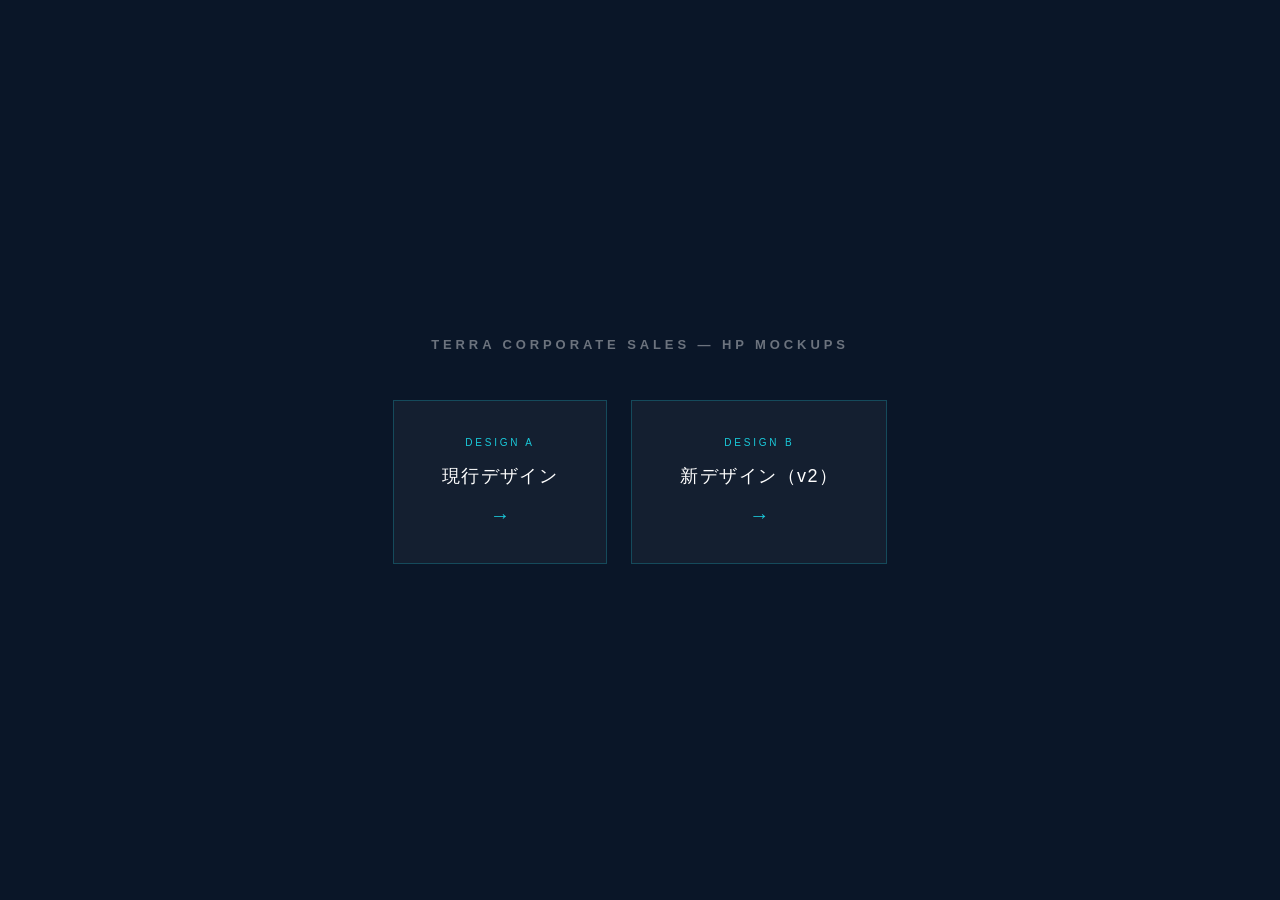
<file: index.html>
<!DOCTYPE html>
<html lang="ja">
<head>
<meta charset="UTF-8">
<meta name="viewport" content="width=device-width, initial-scale=1.0">
<title>TERRA HP Mockups</title>
<style>
*, *::before, *::after { box-sizing: border-box; margin: 0; padding: 0; }
body {
  min-height: 100vh;
  display: flex;
  flex-direction: column;
  align-items: center;
  justify-content: center;
  background: #0a1628;
  font-family: 'Helvetica Neue', sans-serif;
  color: #fff;
  gap: 48px;
}
h1 {
  font-size: 13px;
  letter-spacing: 0.3em;
  color: rgba(255,255,255,0.4);
  text-transform: uppercase;
}
.cards {
  display: flex;
  gap: 24px;
  flex-wrap: wrap;
  justify-content: center;
}
.card {
  display: flex;
  flex-direction: column;
  align-items: center;
  gap: 16px;
  text-decoration: none;
  color: #fff;
  background: rgba(255,255,255,0.04);
  border: 1px solid rgba(26,201,218,0.25);
  padding: 36px 48px;
  transition: background 0.2s, border-color 0.2s;
}
.card:hover { background: rgba(26,201,218,0.08); border-color: rgba(26,201,218,0.6); }
.card-label {
  font-size: 10px;
  letter-spacing: 0.28em;
  color: #1AC9DA;
  text-transform: uppercase;
}
.card-title {
  font-size: 18px;
  font-weight: 300;
  letter-spacing: 0.08em;
}
.card-arrow { font-size: 20px; color: #1AC9DA; }
</style>
</head>
<body>
<h1>TERRA Corporate Sales — HP Mockups</h1>
<div class="cards">
  <a class="card" href="mockups/">
    <span class="card-label">Design A</span>
    <span class="card-title">現行デザイン</span>
    <span class="card-arrow">→</span>
  </a>
  <a class="card" href="mockups-v2/">
    <span class="card-label">Design B</span>
    <span class="card-title">新デザイン（v2）</span>
    <span class="card-arrow">→</span>
  </a>
</div>
</body>
</html>
</file>
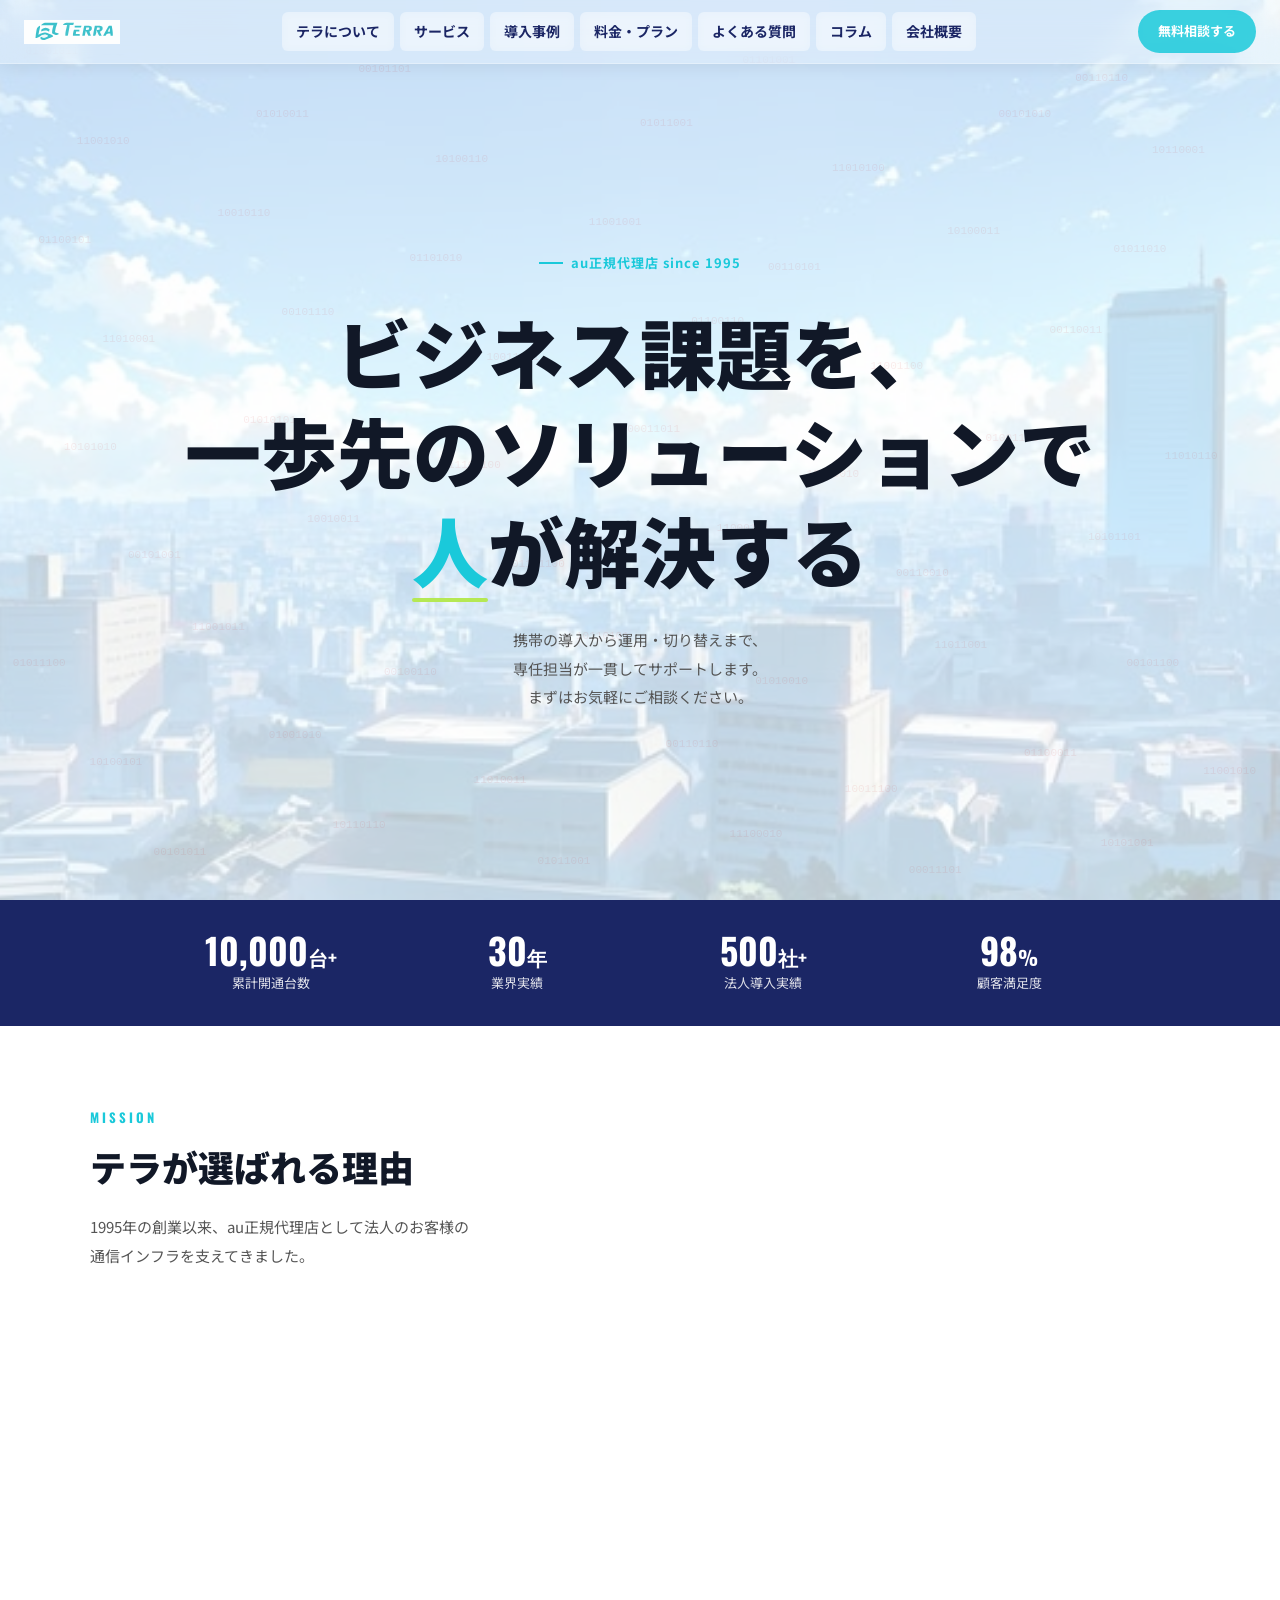
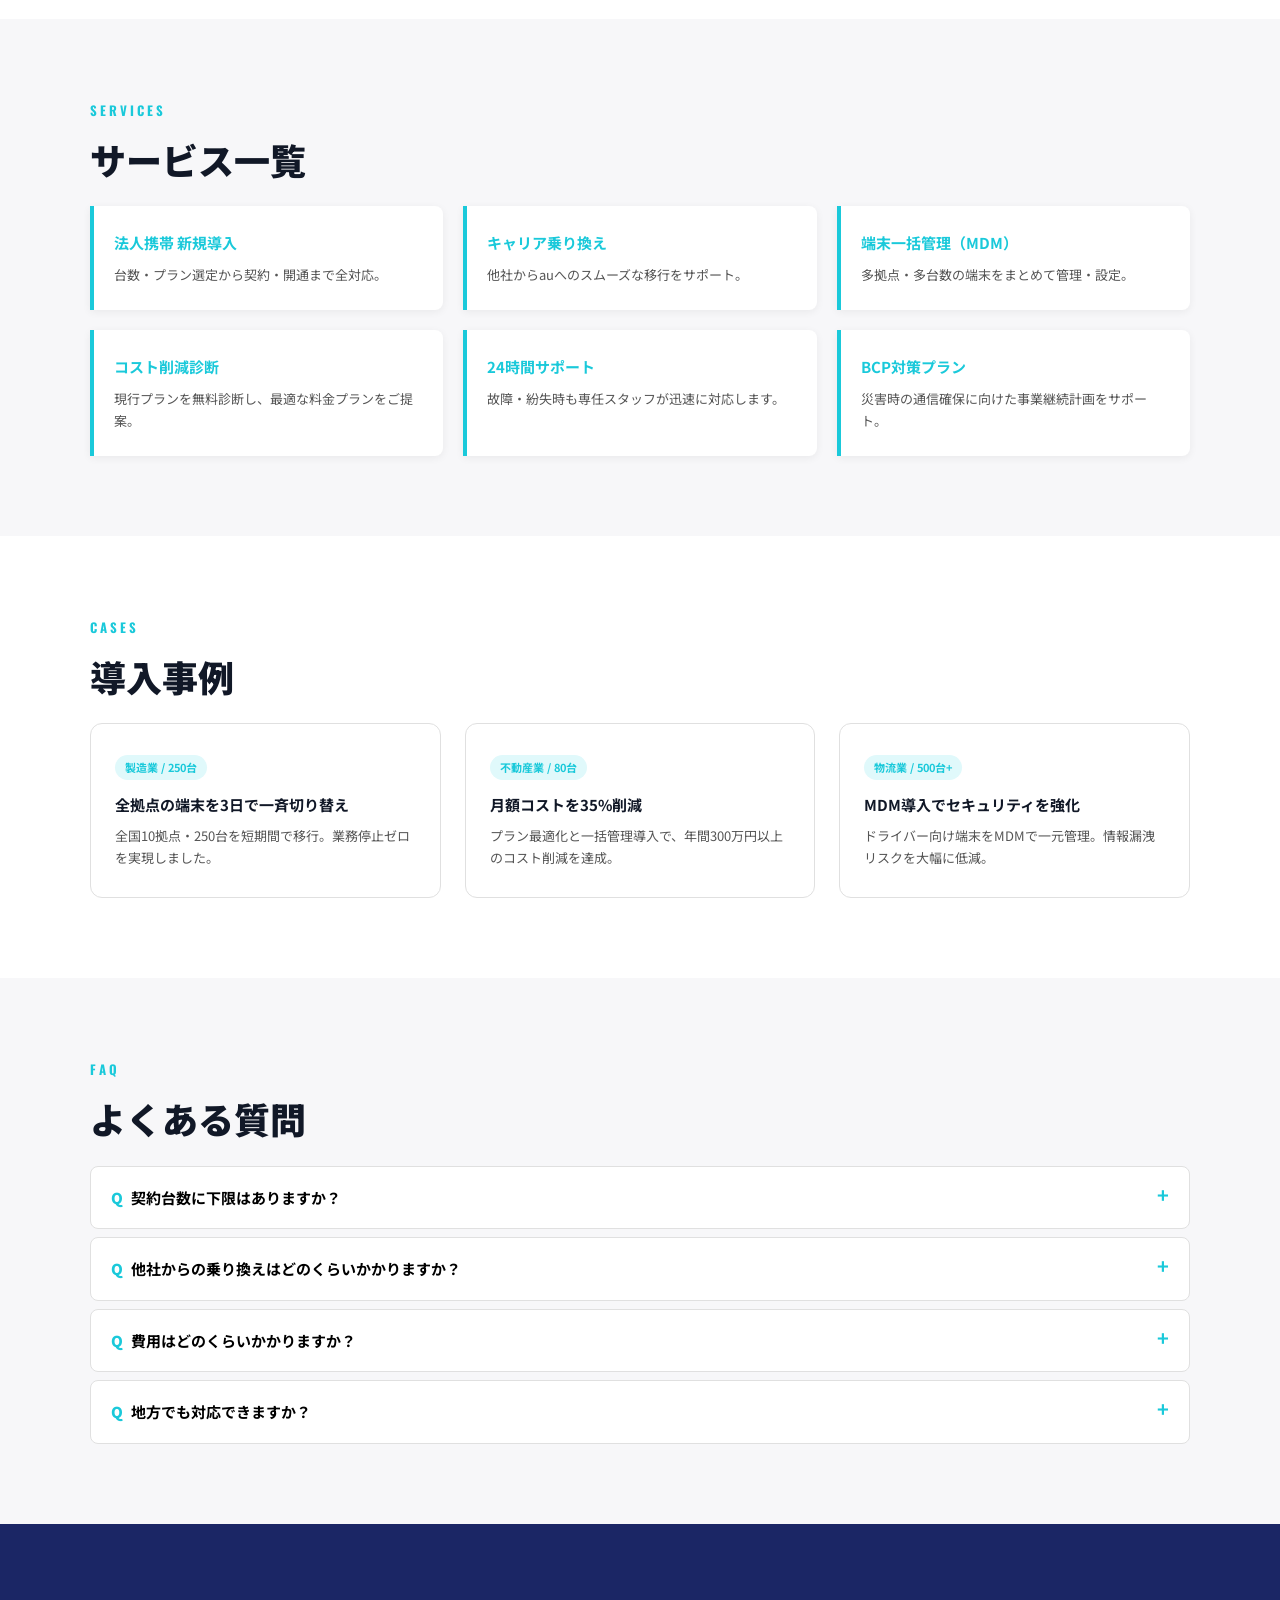
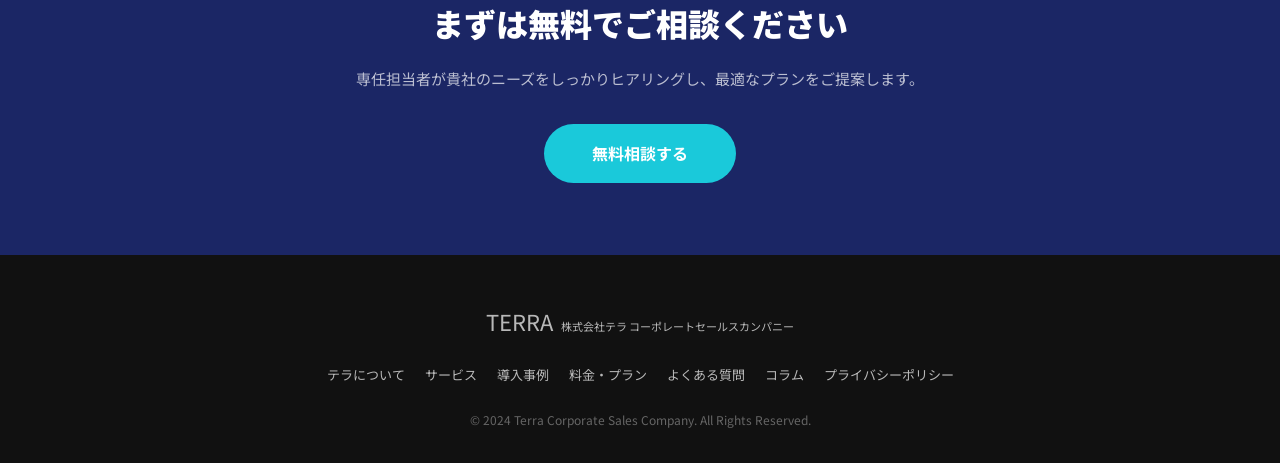
<file: mockups-v2/index.html>
<!DOCTYPE html>
<html lang="ja">
<head>
  <meta charset="UTF-8">
  <meta name="viewport" content="width=device-width, initial-scale=1.0">
  <title>株式会社テラ コーポレートセールスカンパニー | au法人携帯</title>
  <meta name="description" content="1995年創業。au正規代理店として30年、法人携帯の導入・切り替え・サポートをワンストップで対応します。">
  <link rel="preconnect" href="https://fonts.googleapis.com">
  <link rel="preconnect" href="https://fonts.gstatic.com" crossorigin>
  <link href="https://fonts.googleapis.com/css2?family=Noto+Sans+JP:wght@400;500;700;900&family=Oswald:wght@600;700&display=swap" rel="stylesheet">
  <link rel="stylesheet" href="css/style.css">
</head>
<body>

<!-- =============== INTRO SPLASH =============== -->
<div class="intro" id="intro">
  <div class="intro__inner">
    <div class="intro__logo">
      <span class="intro__word">TERRA</span>
      <span class="intro__word --tq">&nbsp;CORPORATE&nbsp;</span>
      <span class="intro__word">SALES</span>
    </div>
    <div class="intro__bar-wrap">
      <div class="intro__bar"></div>
    </div>
  </div>
</div>

<!-- =============== HEADER =============== -->
<header class="hdr">
  <div class="hdr__inner">
    <a class="hdr__logo" href="#">
      <img src="images/logo-terra.svg" alt="TERRA 株式会社テラ コーポレートセールスカンパニー" class="hdr__logo-img">
    </a>
    <nav class="hdr__nav">
      <a href="#">テラについて</a>
      <a href="#">サービス</a>
      <a href="#">導入事例</a>
      <a href="#">料金・プラン</a>
      <a href="#">よくある質問</a>
      <a href="#">コラム</a>
      <a href="#">会社概要</a>
    </nav>
    <a class="hdr__cta" href="#contact">無料相談する</a>
  </div>
</header>

<!-- =============== HERO =============== -->
<section class="hero">

  <!-- 背景：画像スライドショー -->
  <div class="hero__bgSlide" aria-hidden="true">
    <div class="hero__bgSlide__item is-active">
      <img src="images/slide-02.jpg" alt="">
    </div>
    <div class="hero__bgSlide__item">
      <img src="images/hero-main.jpg" alt="">
    </div>
    <div class="hero__bgOverlay"></div>
  </div>

  <!-- 背景：バイナリコード散布 -->
  <div class="hero__bg" aria-hidden="true">
    <svg class="hero__bgSvg" xmlns="http://www.w3.org/2000/svg" width="100%" height="100%">
      <text x="2%"   y="6%"  class="bgc t1">01001011</text>
      <text x="14%"  y="3%"  class="bgc t2">10110100</text>
      <text x="28%"  y="8%"  class="bgc t1">00101101</text>
      <text x="44%"  y="4%"  class="bgc t3">11010010</text>
      <text x="58%"  y="7%"  class="bgc t2">01101001</text>
      <text x="72%"  y="3%"  class="bgc t1">10011010</text>
      <text x="84%"  y="9%"  class="bgc t3">00110110</text>
      <text x="6%"   y="16%" class="bgc t2">11001010</text>
      <text x="20%"  y="13%" class="bgc t1">01010011</text>
      <text x="34%"  y="18%" class="bgc t3">10100110</text>
      <text x="50%"  y="14%" class="bgc t2">01011001</text>
      <text x="65%"  y="19%" class="bgc t1">11010100</text>
      <text x="78%"  y="13%" class="bgc t2">00101010</text>
      <text x="90%"  y="17%" class="bgc t3">10110001</text>
      <text x="3%"   y="27%" class="bgc t1">01100101</text>
      <text x="17%"  y="24%" class="bgc t3">10010110</text>
      <text x="32%"  y="29%" class="bgc t2">01101010</text>
      <text x="46%"  y="25%" class="bgc t1">11001001</text>
      <text x="60%"  y="30%" class="bgc t3">00110101</text>
      <text x="74%"  y="26%" class="bgc t2">10100011</text>
      <text x="87%"  y="28%" class="bgc t1">01011010</text>
      <text x="8%"   y="38%" class="bgc t2">11010001</text>
      <text x="22%"  y="35%" class="bgc t1">00101110</text>
      <text x="38%"  y="40%" class="bgc t3">10011001</text>
      <text x="54%"  y="36%" class="bgc t2">01100110</text>
      <text x="68%"  y="41%" class="bgc t1">11001100</text>
      <text x="82%"  y="37%" class="bgc t3">00110011</text>
      <text x="5%"   y="50%" class="bgc t1">10101010</text>
      <text x="19%"  y="47%" class="bgc t2">01010101</text>
      <text x="35%"  y="52%" class="bgc t3">11100100</text>
      <text x="49%"  y="48%" class="bgc t1">00011011</text>
      <text x="63%"  y="53%" class="bgc t2">10110010</text>
      <text x="77%"  y="49%" class="bgc t3">01001101</text>
      <text x="91%"  y="51%" class="bgc t1">11010110</text>
      <text x="10%"  y="62%" class="bgc t3">00101001</text>
      <text x="24%"  y="58%" class="bgc t1">10010011</text>
      <text x="40%"  y="63%" class="bgc t2">01101100</text>
      <text x="56%"  y="59%" class="bgc t3">11000101</text>
      <text x="70%"  y="64%" class="bgc t1">00110010</text>
      <text x="85%"  y="60%" class="bgc t2">10101101</text>
      <text x="1%"   y="74%" class="bgc t2">01011100</text>
      <text x="15%"  y="70%" class="bgc t3">11001011</text>
      <text x="30%"  y="75%" class="bgc t1">00100110</text>
      <text x="45%"  y="71%" class="bgc t2">10110101</text>
      <text x="59%"  y="76%" class="bgc t3">01010010</text>
      <text x="73%"  y="72%" class="bgc t1">11011001</text>
      <text x="88%"  y="74%" class="bgc t2">00101100</text>
      <text x="7%"   y="85%" class="bgc t1">10100101</text>
      <text x="21%"  y="82%" class="bgc t3">01001010</text>
      <text x="37%"  y="87%" class="bgc t2">11010011</text>
      <text x="52%"  y="83%" class="bgc t1">00110110</text>
      <text x="66%"  y="88%" class="bgc t3">10011100</text>
      <text x="80%"  y="84%" class="bgc t2">01100011</text>
      <text x="94%"  y="86%" class="bgc t1">11001010</text>
      <text x="12%"  y="95%" class="bgc t2">00101011</text>
      <text x="26%"  y="92%" class="bgc t3">10110110</text>
      <text x="42%"  y="96%" class="bgc t1">01011001</text>
      <text x="57%"  y="93%" class="bgc t2">11100010</text>
      <text x="71%"  y="97%" class="bgc t3">00011101</text>
      <text x="86%"  y="94%" class="bgc t1">10101001</text>
    </svg>
  </div>

  <div class="hero__inner">

    <!-- 左カラム -->
    <div class="hero__left">

      <p class="hero__eyebrow">au正規代理店 since 1995</p>

      <h1 class="hero__h1">
        ビジネス課題を、<br>
        一歩先のソリューションで<br>
        <span class="hero__accent">人</span>が解決する
      </h1>

      <p class="hero__lead">
        携帯の導入から運用・切り替えまで、<br>
        専任担当が一貫してサポートします。<br>
        まずはお気軽にご相談ください。
      </p>

    </div><!-- /.hero__left -->



  </div><!-- /.hero__inner -->
</section>

<!-- =============== TRUST =============== -->
<section class="trust">
  <div class="trust__inner">
    <div class="trust__item">
      <span class="trust__num">10,000<small>台+</small></span>
      <span class="trust__lbl">累計開通台数</span>
    </div>
    <div class="trust__item">
      <span class="trust__num">30<small>年</small></span>
      <span class="trust__lbl">業界実績</span>
    </div>
    <div class="trust__item">
      <span class="trust__num">500<small>社+</small></span>
      <span class="trust__lbl">法人導入実績</span>
    </div>
    <div class="trust__item">
      <span class="trust__num">98<small>%</small></span>
      <span class="trust__lbl">顧客満足度</span>
    </div>
  </div>
</section>

<!-- =============== MISSION =============== -->
<section class="mission section">
  <div class="section__inner">
    <p class="section__eyebrow">MISSION</p>
    <h2 class="section__h2">テラが選ばれる理由</h2>
    <p class="section__lead">1995年の創業以来、au正規代理店として法人のお客様の<br>通信インフラを支えてきました。</p>
    <div class="mission__grid">
      <div class="mission__card">
        <div class="mission__icon">
          <svg viewBox="0 0 48 48" xmlns="http://www.w3.org/2000/svg"><circle cx="24" cy="24" r="22" fill="#1AC9DA" opacity="0.1"/><path d="M24 12 L28 20 L38 21 L31 28 L33 38 L24 33 L15 38 L17 28 L10 21 L20 20 Z" fill="#1AC9DA"/></svg>
        </div>
        <h3>30年の信頼実績</h3>
        <p>1995年創業。長年のノウハウと信頼で、複雑な法人ニーズに対応します。</p>
      </div>
      <div class="mission__card">
        <div class="mission__icon">
          <svg viewBox="0 0 48 48" xmlns="http://www.w3.org/2000/svg"><circle cx="24" cy="24" r="22" fill="#1AC9DA" opacity="0.1"/><rect x="14" y="14" width="20" height="26" rx="3" fill="none" stroke="#1AC9DA" stroke-width="2"/><line x1="18" y1="22" x2="30" y2="22" stroke="#1AC9DA" stroke-width="2"/><line x1="18" y1="28" x2="30" y2="28" stroke="#1AC9DA" stroke-width="2"/><line x1="18" y1="34" x2="24" y2="34" stroke="#1AC9DA" stroke-width="2"/></svg>
        </div>
        <h3>ワンストップサポート</h3>
        <p>導入・切り替え・運用管理まで、専任担当者が一貫してサポートします。</p>
      </div>
      <div class="mission__card">
        <div class="mission__icon">
          <svg viewBox="0 0 48 48" xmlns="http://www.w3.org/2000/svg"><circle cx="24" cy="24" r="22" fill="#1AC9DA" opacity="0.1"/><path d="M24 10 L24 38 M10 24 L38 24" stroke="#1AC9DA" stroke-width="2.5" stroke-linecap="round"/><circle cx="24" cy="24" r="8" fill="none" stroke="#1AC9DA" stroke-width="2"/></svg>
        </div>
        <h3>全国対応</h3>
        <p>全国の拠点から、迅速な現地対応が可能です。地方企業様もご安心ください。</p>
      </div>
    </div>
  </div>
</section>

<!-- =============== SERVICES =============== -->
<section class="services section section--gray">
  <div class="section__inner">
    <p class="section__eyebrow">SERVICES</p>
    <h2 class="section__h2">サービス一覧</h2>
    <div class="services__grid">
      <div class="serviceCard">
        <h3 class="serviceCard__ttl">法人携帯 新規導入</h3>
        <p class="serviceCard__body">台数・プラン選定から契約・開通まで全対応。</p>
      </div>
      <div class="serviceCard">
        <h3 class="serviceCard__ttl">キャリア乗り換え</h3>
        <p class="serviceCard__body">他社からauへのスムーズな移行をサポート。</p>
      </div>
      <div class="serviceCard">
        <h3 class="serviceCard__ttl">端末一括管理（MDM）</h3>
        <p class="serviceCard__body">多拠点・多台数の端末をまとめて管理・設定。</p>
      </div>
      <div class="serviceCard">
        <h3 class="serviceCard__ttl">コスト削減診断</h3>
        <p class="serviceCard__body">現行プランを無料診断し、最適な料金プランをご提案。</p>
      </div>
      <div class="serviceCard">
        <h3 class="serviceCard__ttl">24時間サポート</h3>
        <p class="serviceCard__body">故障・紛失時も専任スタッフが迅速に対応します。</p>
      </div>
      <div class="serviceCard">
        <h3 class="serviceCard__ttl">BCP対策プラン</h3>
        <p class="serviceCard__body">災害時の通信確保に向けた事業継続計画をサポート。</p>
      </div>
    </div>
  </div>
</section>

<!-- =============== CASES =============== -->
<section class="cases section">
  <div class="section__inner">
    <p class="section__eyebrow">CASES</p>
    <h2 class="section__h2">導入事例</h2>
    <div class="cases__grid">
      <div class="caseCard">
        <span class="caseCard__tag">製造業 / 250台</span>
        <h3 class="caseCard__ttl">全拠点の端末を3日で一斉切り替え</h3>
        <p class="caseCard__body">全国10拠点・250台を短期間で移行。業務停止ゼロを実現しました。</p>
      </div>
      <div class="caseCard">
        <span class="caseCard__tag">不動産業 / 80台</span>
        <h3 class="caseCard__ttl">月額コストを35%削減</h3>
        <p class="caseCard__body">プラン最適化と一括管理導入で、年間300万円以上のコスト削減を達成。</p>
      </div>
      <div class="caseCard">
        <span class="caseCard__tag">物流業 / 500台+</span>
        <h3 class="caseCard__ttl">MDM導入でセキュリティを強化</h3>
        <p class="caseCard__body">ドライバー向け端末をMDMで一元管理。情報漏洩リスクを大幅に低減。</p>
      </div>
    </div>
  </div>
</section>

<!-- =============== FAQ =============== -->
<section class="faq section section--gray">
  <div class="section__inner">
    <p class="section__eyebrow">FAQ</p>
    <h2 class="section__h2">よくある質問</h2>
    <ul class="faqList">
      <li class="faqList__item">
        <button class="faqList__q" data-faq-trigger type="button">契約台数に下限はありますか？</button>
        <div class="faqList__a"><p>1台からご対応可能です。まずはお気軽にご相談ください。</p></div>
      </li>
      <li class="faqList__item">
        <button class="faqList__q" data-faq-trigger type="button">他社からの乗り換えはどのくらいかかりますか？</button>
        <div class="faqList__a"><p>規模によりますが、最短1週間から対応可能です。詳細はヒアリング後にご案内します。</p></div>
      </li>
      <li class="faqList__item">
        <button class="faqList__q" data-faq-trigger type="button">費用はどのくらいかかりますか？</button>
        <div class="faqList__a"><p>ご相談・診断は無料です。契約後の費用は台数・プランにより異なります。</p></div>
      </li>
      <li class="faqList__item">
        <button class="faqList__q" data-faq-trigger type="button">地方でも対応できますか？</button>
        <div class="faqList__a"><p>全国対応しております。遠方の場合はオンライン対応も可能です。</p></div>
      </li>
    </ul>
  </div>
</section>

<!-- =============== CTA =============== -->
<section class="cta">
  <div class="cta__inner">
    <h2 class="cta__h2">まずは無料でご相談ください</h2>
    <p class="cta__body">専任担当者が貴社のニーズをしっかりヒアリングし、最適なプランをご提案します。</p>
    <a class="cta__btn" href="#contact">無料相談する</a>
  </div>
</section>

<!-- =============== FOOTER =============== -->
<footer class="footer">
  <div class="footer__inner">
    <div class="footer__logo">
      <span class="hdr__logo-terra">TERRA</span>
      <span class="hdr__logo-sub">株式会社テラ コーポレートセールスカンパニー</span>
    </div>
    <nav class="footer__nav">
      <a href="#">テラについて</a>
      <a href="#">サービス</a>
      <a href="#">導入事例</a>
      <a href="#">料金・プラン</a>
      <a href="#">よくある質問</a>
      <a href="#">コラム</a>
      <a href="#">プライバシーポリシー</a>
    </nav>
    <p class="footer__copy">&copy; 2024 Terra Corporate Sales Company. All Rights Reserved.</p>
  </div>
</footer>

<script src="js/main.js"></script>
</body>
</html>
</file>
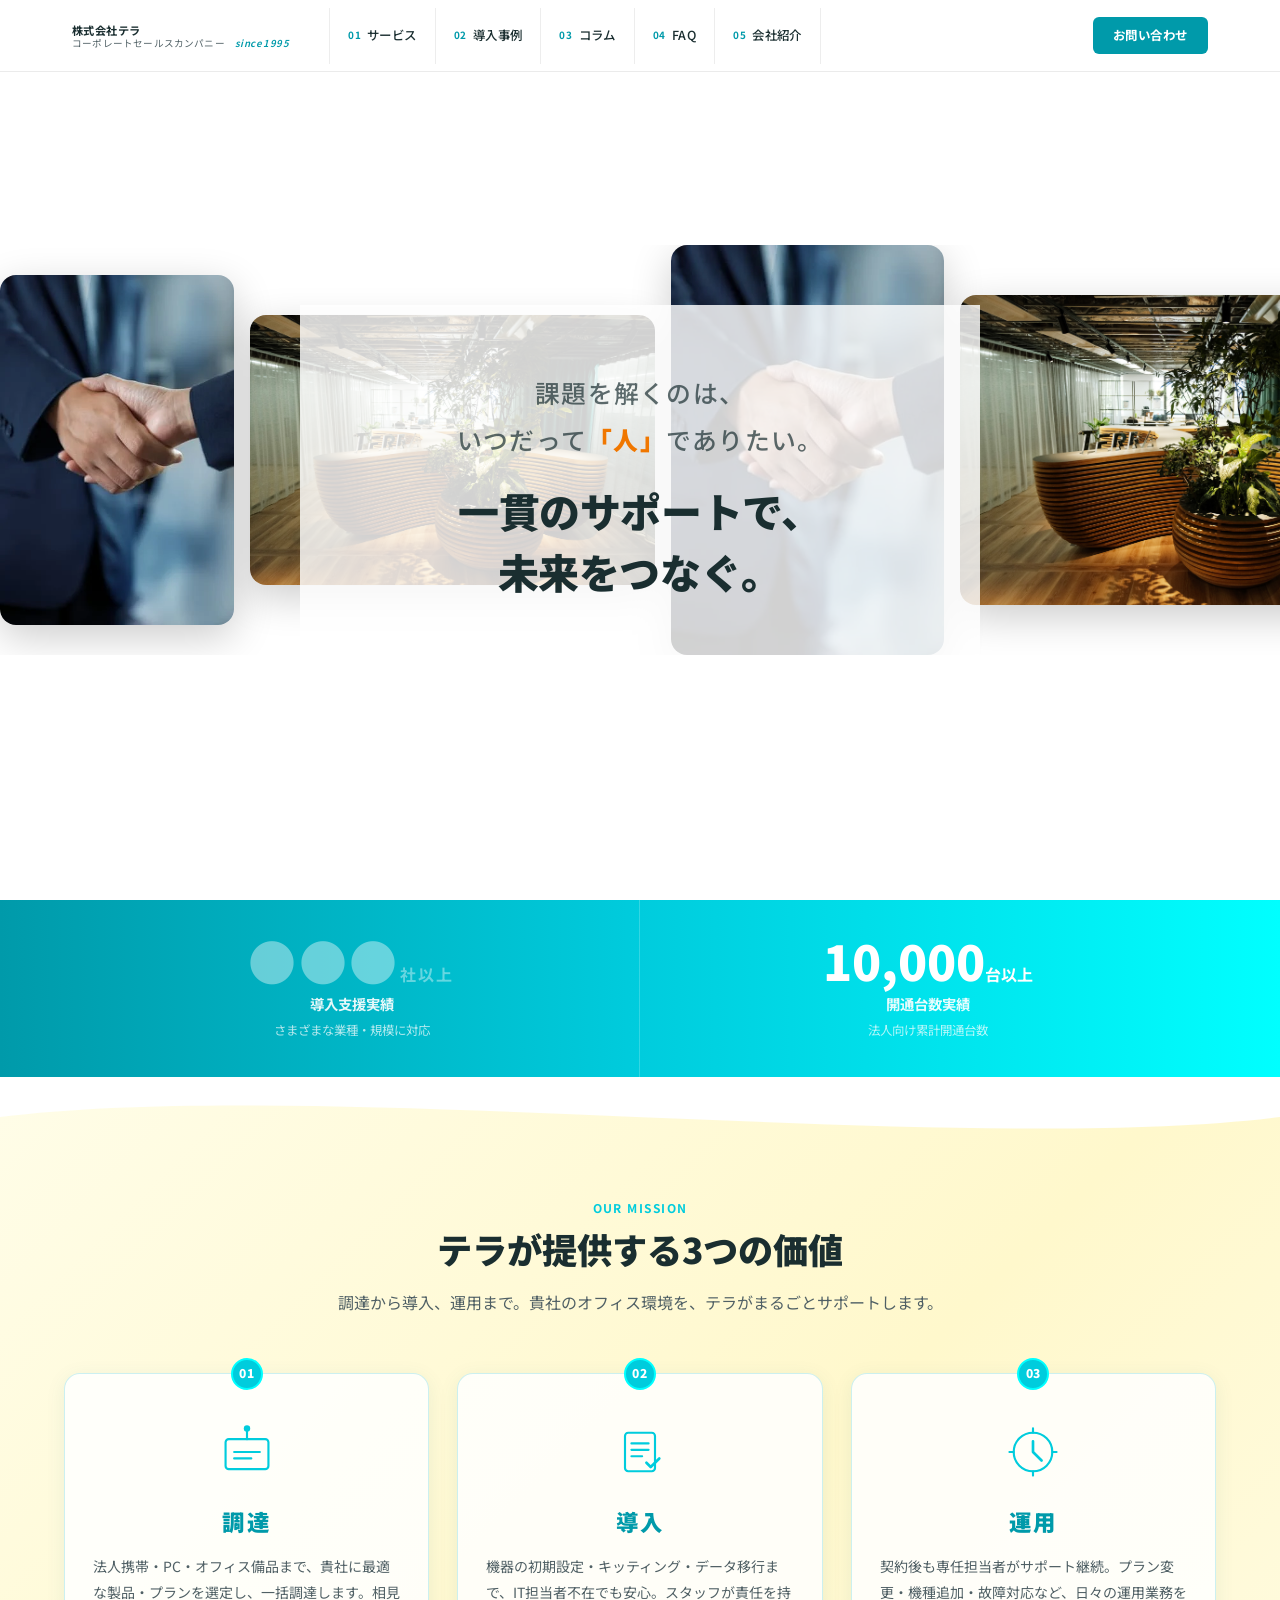
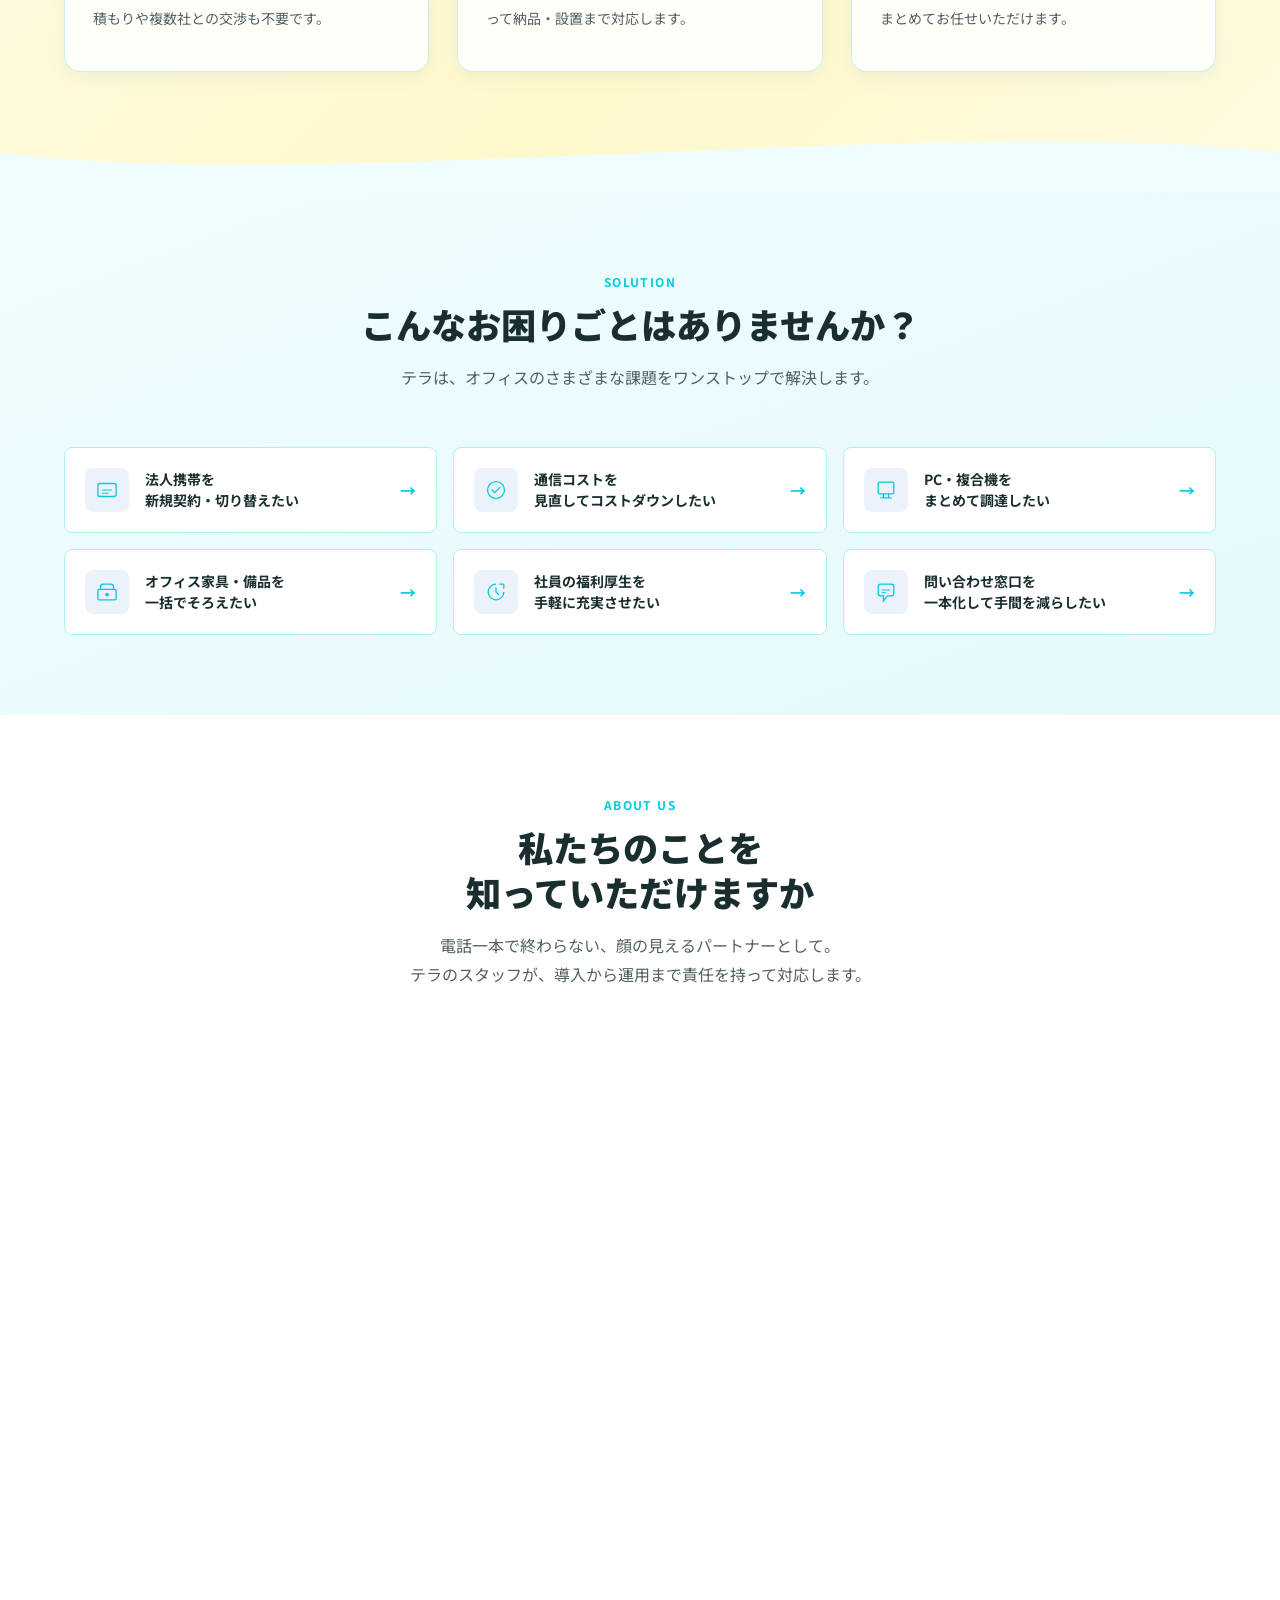
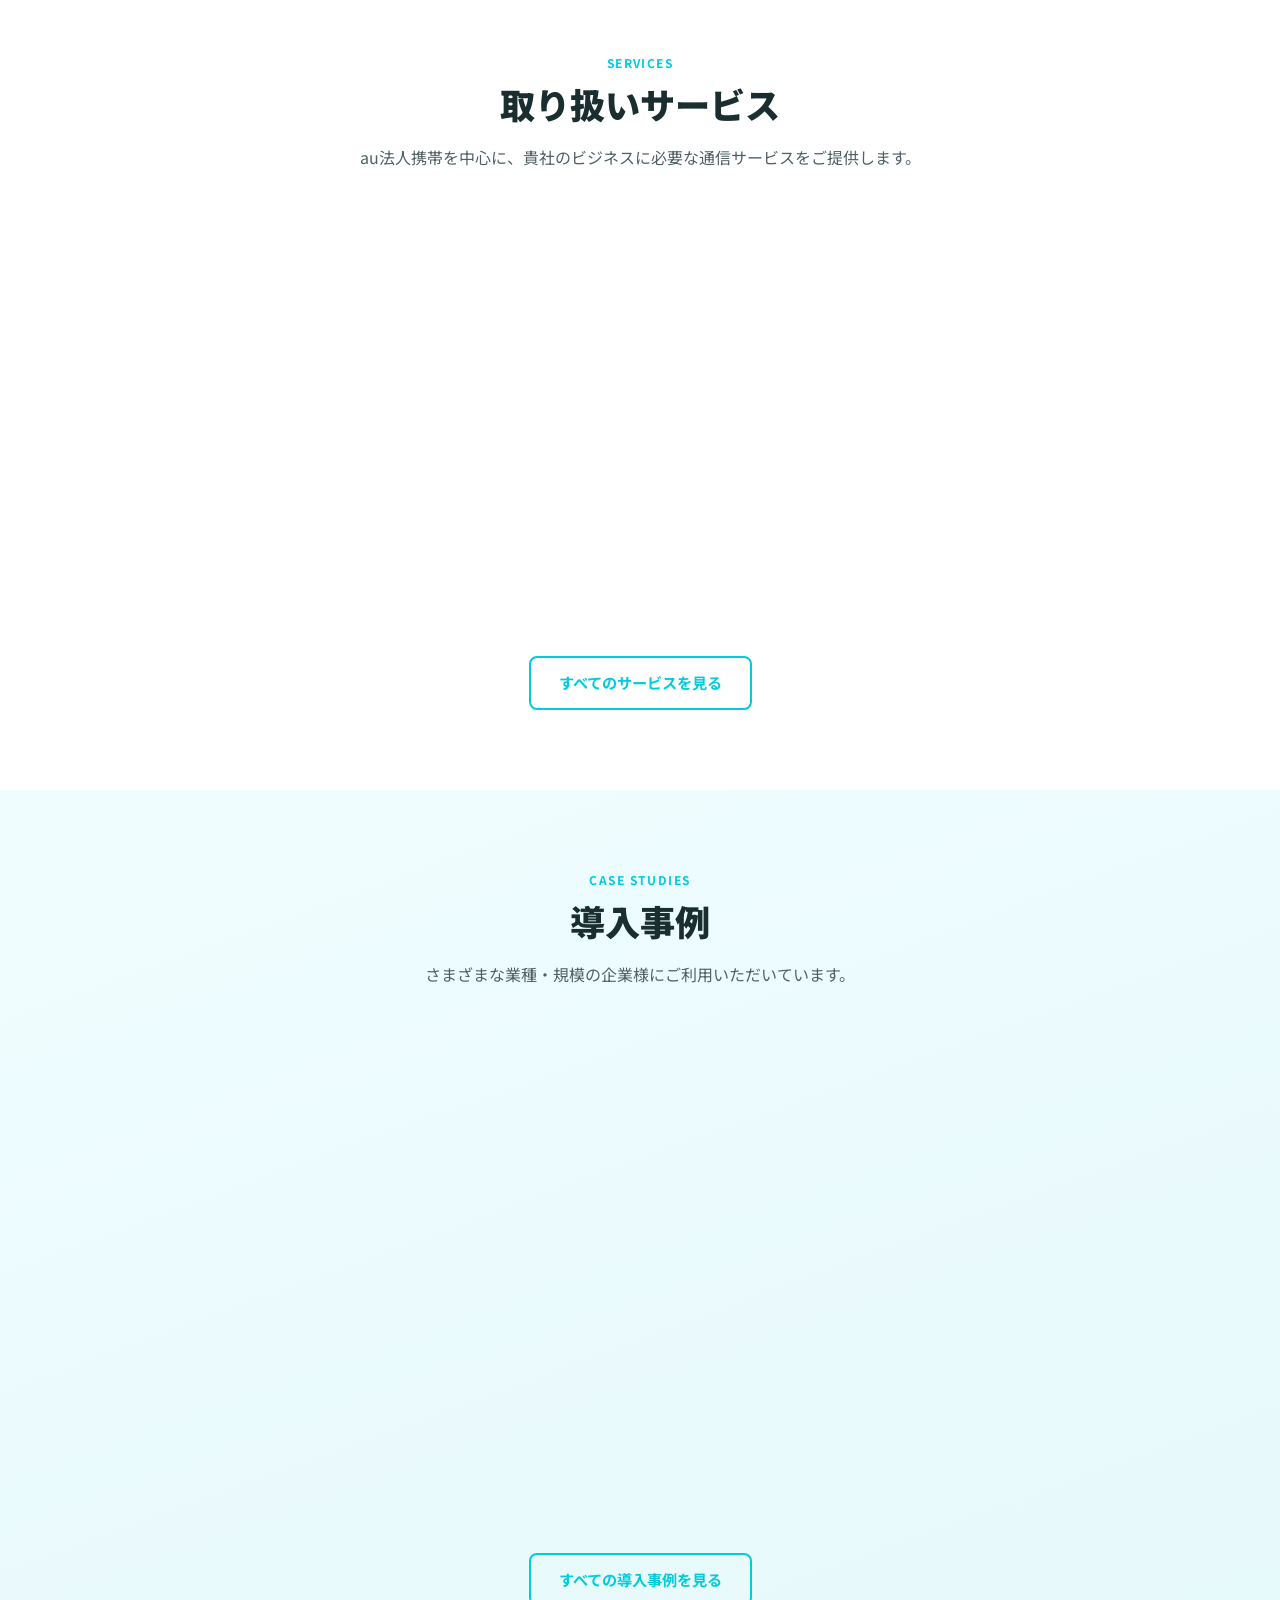
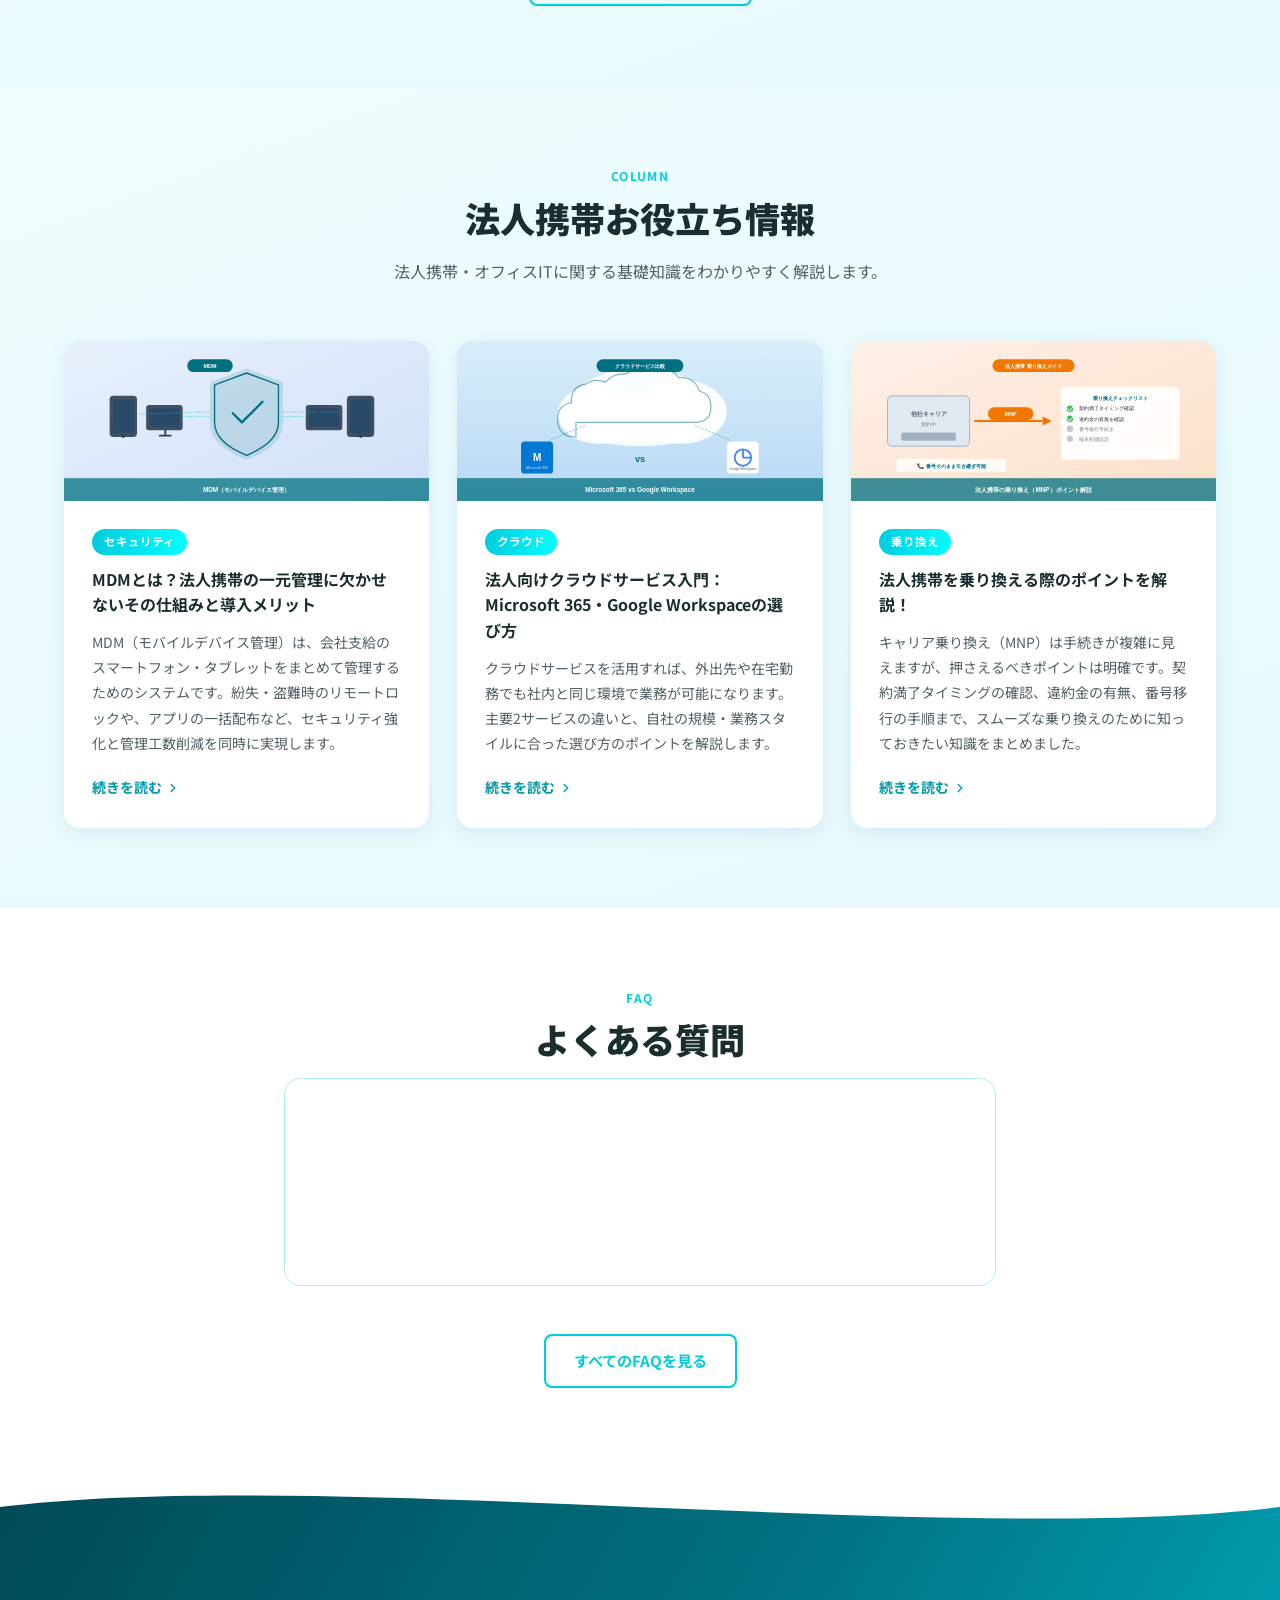
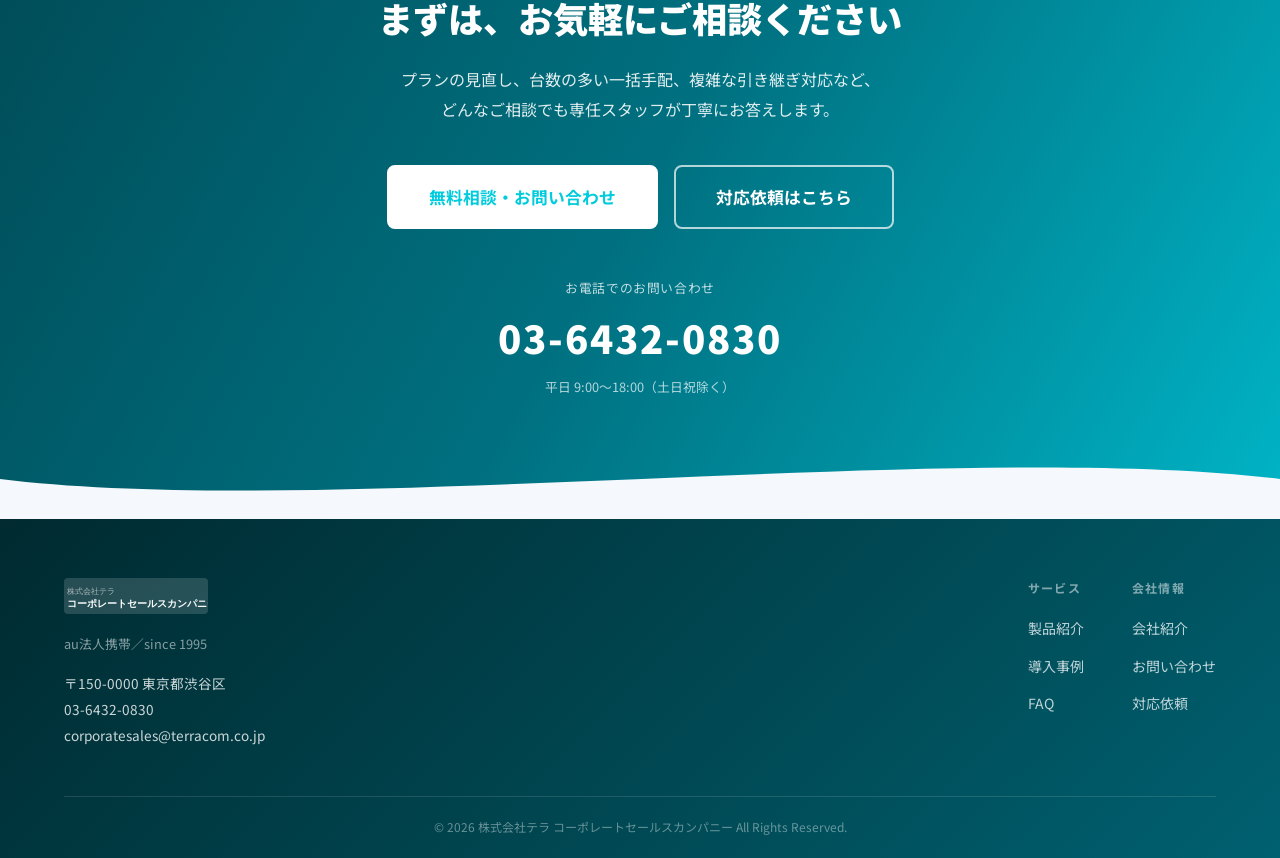
<file: mockups/index.html>
<!DOCTYPE html>
<html lang="ja">
<head>
  <meta charset="UTF-8">
  <meta name="viewport" content="width=device-width, initial-scale=1.0">
  <title>株式会社テラ コーポレートセールスカンパニー | au法人携帯</title>
  <meta name="description" content="1995年創業。au正規代理店として30年、法人携帯の導入・切り替え・サポートをワンストップで対応します。">
  <link rel="preconnect" href="https://fonts.googleapis.com">
  <link rel="preconnect" href="https://fonts.gstatic.com" crossorigin>
  <link href="https://fonts.googleapis.com/css2?family=Noto+Sans+JP:wght@400;500;700;900&display=swap" rel="stylesheet">
  <link rel="stylesheet" href="css/style.css">
</head>
<body>


  <!-- ========== SITE NAVIGATION ========== -->
  <header class="siteNav" id="siteNav">
    <div class="siteNav__inner">

      <!-- ロゴ -->
      <a href="/" class="siteNav__logo">
        <span class="siteNav__logoName">株式会社テラ</span>
        <span class="siteNav__logoSub">コーポレートセールスカンパニー　<span class="siteNav__logoSince">since 1995</span></span>
      </a>

      <!-- 目次リンク -->
      <nav class="siteNav__links" aria-label="ページ内ナビゲーション">
        <a href="#solution" class="siteNav__link">
          <span class="siteNav__num">01</span>サービス
        </a>
        <a href="#cases" class="siteNav__link">
          <span class="siteNav__num">02</span>導入事例
        </a>
        <a href="#column" class="siteNav__link">
          <span class="siteNav__num">03</span>コラム
        </a>
        <a href="#faq" class="siteNav__link">
          <span class="siteNav__num">04</span>FAQ
        </a>
        <a href="about/" class="siteNav__link">
          <span class="siteNav__num">05</span>会社紹介
        </a>
      </nav>

      <!-- CTA -->
      <a href="contact/" class="siteNav__cta">お問い合わせ</a>

    </div>
  </header>

  <main>

    <!-- ========== HERO ========== -->
    <section class="hero">



      <div class="hero__content">

        <!-- 左：テキストエリア -->
        <div class="hero__txtarea">

<p class="hero__midTitle">課題を解くのは、<br>いつだって<span class="hero__titleHl">「人」</span>でありたい。</p>
          <h1 class="hero__boldTitle">一貫のサポートで、<br>未来をつなぐ。</h1>
        </div>

      </div><!-- /hero__content -->

      <!--
        ========================================================
        【画像の追加方法】
        セット1（5枚）の <img> を実際の画像に差し替えてください。
        セット2は複製（aria-hidden="true"）です。同じ画像を同順で。
        ========================================================
      -->
      <div class="hero__strip">
        <div class="hero__stripRail">
          <!-- セット1（2枚を交互・全8枚） -->
          <img src="images/slide-01.webp" alt="au法人携帯 握手">
          <img src="images/slide-02.jpg"  alt="オフィス">
          <img src="images/slide-01.webp" alt="au法人携帯 握手">
          <img src="images/slide-02.jpg"  alt="オフィス">
          <img src="images/slide-01.webp" alt="au法人携帯 握手">
          <img src="images/slide-02.jpg"  alt="オフィス">
          <img src="images/slide-01.webp" alt="au法人携帯 握手">
          <img src="images/slide-02.jpg"  alt="オフィス">
          <!-- セット2（複製） -->
          <img src="images/slide-01.webp" alt="" aria-hidden="true">
          <img src="images/slide-02.jpg"  alt="" aria-hidden="true">
          <img src="images/slide-01.webp" alt="" aria-hidden="true">
          <img src="images/slide-02.jpg"  alt="" aria-hidden="true">
          <img src="images/slide-01.webp" alt="" aria-hidden="true">
          <img src="images/slide-02.jpg"  alt="" aria-hidden="true">
          <img src="images/slide-01.webp" alt="" aria-hidden="true">
          <img src="images/slide-02.jpg"  alt="" aria-hidden="true">
        </div>
      </div>

      <!-- ウェーブ -->
      <div class="hero__wave">
        <svg viewBox="0 0 1440 80" preserveAspectRatio="none" xmlns="http://www.w3.org/2000/svg">
          <path d="M0,40 C360,80 1080,0 1440,40 L1440,80 L0,80 Z" fill="#ffffff"/>
        </svg>
      </div>

    </section>





    <!-- ========== STATS（実績数値）========== -->
    <section class="stats section">
      <div class="container">
        <div class="stats__grid">
          <div class="stats__item">
            <!-- 導入社数が確定したら ●●● を実際の数字に差し替えてください -->
            <p class="stats__number stats__number--placeholder">●●●<span class="stats__unit">社以上</span></p>
            <p class="stats__label">導入支援実績</p>
            <p class="stats__sub">さまざまな業種・規模に対応</p>
          </div>
          <div class="stats__item">
            <p class="stats__number">10,000<span class="stats__unit">台以上</span></p>
            <p class="stats__label">開通台数実績</p>
            <p class="stats__sub">法人向け累計開通台数</p>
          </div>
        </div>
      </div>
    </section>

    <!-- ========== MISSION（テラの3本柱）========== -->
    <section class="mission section section--yellow">
      <div class="mission__wave mission__wave--top">
        <svg viewBox="0 0 1440 80" preserveAspectRatio="none" xmlns="http://www.w3.org/2000/svg">
          <path d="M0,40 C360,0 1080,80 1440,40 L1440,0 L0,0 Z" fill="#ffffff"/>
        </svg>
      </div>
      <div class="container">
        <p class="section__label">Our Mission</p>
        <h2 class="section__title">テラが提供する3つの価値</h2>
        <p class="section__lead">調達から導入、運用まで。貴社のオフィス環境を、テラがまるごとサポートします。</p>
        <div class="mission__grid">
          <div class="mission__card">
            <div class="mission__step">01</div>
            <div class="mission__icon" aria-hidden="true">
              <svg viewBox="0 0 56 56" xmlns="http://www.w3.org/2000/svg">
                <rect x="8" y="16" width="40" height="28" rx="3" fill="none" stroke="currentColor" stroke-width="2"/>
                <path d="M16 28 H40 M16 34 H32" stroke="currentColor" stroke-width="2" stroke-linecap="round"/>
                <path d="M28 8 L28 16" stroke="currentColor" stroke-width="2" stroke-linecap="round"/>
                <circle cx="28" cy="6" r="3" fill="currentColor"/>
              </svg>
            </div>
            <h3 class="mission__heading">調達</h3>
            <p class="mission__text">法人携帯・PC・オフィス備品まで、貴社に最適な製品・プランを選定し、一括調達します。相見積もりや複数社との交渉も不要です。</p>
          </div>
          <div class="mission__card">
            <div class="mission__step">02</div>
            <div class="mission__icon" aria-hidden="true">
              <svg viewBox="0 0 56 56" xmlns="http://www.w3.org/2000/svg">
                <rect x="14" y="10" width="28" height="36" rx="3" fill="none" stroke="currentColor" stroke-width="2"/>
                <path d="M20 20 H36 M20 26 H36 M20 32 H30" stroke="currentColor" stroke-width="2" stroke-linecap="round"/>
                <path d="M34 38 L38 42 L46 34" stroke="currentColor" stroke-width="2.5" stroke-linecap="round" stroke-linejoin="round" fill="none"/>
              </svg>
            </div>
            <h3 class="mission__heading">導入</h3>
            <p class="mission__text">機器の初期設定・キッティング・データ移行まで、IT担当者不在でも安心。スタッフが責任を持って納品・設置まで対応します。</p>
          </div>
          <div class="mission__card">
            <div class="mission__step">03</div>
            <div class="mission__icon" aria-hidden="true">
              <svg viewBox="0 0 56 56" xmlns="http://www.w3.org/2000/svg">
                <circle cx="28" cy="28" r="18" fill="none" stroke="currentColor" stroke-width="2"/>
                <path d="M28 18 L28 28 L36 36" stroke="currentColor" stroke-width="2.5" stroke-linecap="round" stroke-linejoin="round" fill="none"/>
                <path d="M10 28 L6 28 M50 28 L46 28 M28 10 L28 6 M28 50 L28 46" stroke="currentColor" stroke-width="2" stroke-linecap="round"/>
              </svg>
            </div>
            <h3 class="mission__heading">運用</h3>
            <p class="mission__text">契約後も専任担当者がサポート継続。プラン変更・機種追加・故障対応など、日々の運用業務をまとめてお任せいただけます。</p>
          </div>
        </div>
      </div>
      <div class="mission__wave mission__wave--bottom">
        <svg viewBox="0 0 1440 80" preserveAspectRatio="none" xmlns="http://www.w3.org/2000/svg">
          <path d="M0,40 C360,80 1080,0 1440,40 L1440,80 L0,80 Z" fill="#f0fdff"/>
        </svg>
      </div>
    </section>

    <!-- ========== SOLUTION（課題解決）========== -->
    <section class="solution section section--gray" id="solution">
      <div class="container">
        <p class="section__label">Solution</p>
        <h2 class="section__title">こんなお困りごとはありませんか？</h2>
        <p class="section__lead">テラは、オフィスのさまざまな課題をワンストップで解決します。</p>
        <div class="solution__grid">
          <a href="contact/" class="solution__card">
            <div class="solution__cardIcon" aria-hidden="true">
              <svg viewBox="0 0 40 40" xmlns="http://www.w3.org/2000/svg">
                <rect x="6" y="10" width="28" height="20" rx="3" fill="none" stroke="currentColor" stroke-width="2"/>
                <path d="M13 20 H27 M13 25 H22" stroke="currentColor" stroke-width="1.5" stroke-linecap="round"/>
              </svg>
            </div>
            <p class="solution__cardText">法人携帯を<br>新規契約・切り替えたい</p>
            <span class="solution__cardArrow">→</span>
          </a>
          <a href="contact/" class="solution__card">
            <div class="solution__cardIcon" aria-hidden="true">
              <svg viewBox="0 0 40 40" xmlns="http://www.w3.org/2000/svg">
                <circle cx="20" cy="20" r="13" fill="none" stroke="currentColor" stroke-width="2"/>
                <path d="M14 20 L18 24 L26 16" stroke="currentColor" stroke-width="2" stroke-linecap="round" stroke-linejoin="round" fill="none"/>
              </svg>
            </div>
            <p class="solution__cardText">通信コストを<br>見直してコストダウンしたい</p>
            <span class="solution__cardArrow">→</span>
          </a>
          <a href="contact/" class="solution__card">
            <div class="solution__cardIcon" aria-hidden="true">
              <svg viewBox="0 0 40 40" xmlns="http://www.w3.org/2000/svg">
                <rect x="8" y="8" width="24" height="18" rx="2" fill="none" stroke="currentColor" stroke-width="2"/>
                <path d="M16 26 L16 32 M24 26 L24 32 M12 32 L28 32" stroke="currentColor" stroke-width="2" stroke-linecap="round"/>
              </svg>
            </div>
            <p class="solution__cardText">PC・複合機を<br>まとめて調達したい</p>
            <span class="solution__cardArrow">→</span>
          </a>
          <a href="contact/" class="solution__card">
            <div class="solution__cardIcon" aria-hidden="true">
              <svg viewBox="0 0 40 40" xmlns="http://www.w3.org/2000/svg">
                <rect x="6" y="16" width="28" height="16" rx="2" fill="none" stroke="currentColor" stroke-width="2"/>
                <path d="M10 16 L10 12 Q10 8 14 8 L26 8 Q30 8 30 12 L30 16" fill="none" stroke="currentColor" stroke-width="2"/>
                <circle cx="20" cy="24" r="3" fill="currentColor"/>
              </svg>
            </div>
            <p class="solution__cardText">オフィス家具・備品を<br>一括でそろえたい</p>
            <span class="solution__cardArrow">→</span>
          </a>
          <a href="contact/" class="solution__card">
            <div class="solution__cardIcon" aria-hidden="true">
              <svg viewBox="0 0 40 40" xmlns="http://www.w3.org/2000/svg">
                <path d="M20 8 C14 8 8 13 8 20 C8 27 14 32 20 32 C26 32 32 27 32 20" fill="none" stroke="currentColor" stroke-width="2"/>
                <path d="M26 8 L32 8 L32 14" stroke="currentColor" stroke-width="2" stroke-linecap="round" stroke-linejoin="round" fill="none"/>
                <path d="M20 14 L20 20 L24 24" stroke="currentColor" stroke-width="2" stroke-linecap="round" fill="none"/>
              </svg>
            </div>
            <p class="solution__cardText">社員の福利厚生を<br>手軽に充実させたい</p>
            <span class="solution__cardArrow">→</span>
          </a>
          <a href="contact/" class="solution__card">
            <div class="solution__cardIcon" aria-hidden="true">
              <svg viewBox="0 0 40 40" xmlns="http://www.w3.org/2000/svg">
                <path d="M8 12 Q8 8 12 8 L28 8 Q32 8 32 12 L32 22 Q32 26 28 26 L22 26 L16 34 L16 26 L12 26 Q8 26 8 22 Z" fill="none" stroke="currentColor" stroke-width="2"/>
                <path d="M14 17 H26 M14 21 H20" stroke="currentColor" stroke-width="1.5" stroke-linecap="round"/>
              </svg>
            </div>
            <p class="solution__cardText">問い合わせ窓口を<br>一本化して手間を減らしたい</p>
            <span class="solution__cardArrow">→</span>
          </a>
        </div>
      </div>
    </section>

    <!-- ========== TRUST (会社写真で安心感) ========== -->
    <section class="trust section" id="trust">
      <div class="container">
        <p class="section__label">About Us</p>
        <h2 class="section__title">私たちのことを<br>知っていただけますか</h2>
        <p class="section__lead">
          電話一本で終わらない、顔の見えるパートナーとして。<br>
          テラのスタッフが、導入から運用まで責任を持って対応します。
        </p>
        <div class="trust__grid">
          <div class="trust__item">
            <!-- 自社オフィス外観写真を差し替えてください -->
            <div class="trust__photoWrap">
              <img src="images/trust-office.svg" alt="テラ コーポレートセールスカンパニー オフィス外観" class="trust__photo">
            </div>
            <div class="trust__body">
              <h3 class="trust__heading">自社オフィスで<br>直接ご相談いただけます</h3>
              <p class="trust__text">渋谷区の自社オフィスに、いつでもご来社ください。対面での丁寧なご説明を大切にしています。</p>
            </div>
          </div>
          <div class="trust__item">
            <!-- スタッフ集合写真を差し替えてください -->
            <div class="trust__photoWrap">
              <img src="images/trust-team.svg" alt="テラ コーポレートセールスカンパニー スタッフ" class="trust__photo">
            </div>
            <div class="trust__body">
              <h3 class="trust__heading">法人専門の<br>経験豊富なスタッフ</h3>
              <p class="trust__text">au法人携帯の知識に精通した専任担当者が、契約から設定・変更まで一貫してサポートします。</p>
            </div>
          </div>
          <div class="trust__item">
            <!-- サポート対応シーンの写真を差し替えてください -->
            <div class="trust__photoWrap">
              <img src="images/trust-support.svg" alt="テラ コーポレートセールスカンパニー サポート" class="trust__photo">
            </div>
            <div class="trust__body">
              <h3 class="trust__heading">契約後も<br>ずっと寄り添います</h3>
              <p class="trust__text">手続きが終わったら終わりではありません。長期的なお付き合いを前提に、アフターサポートも万全です。</p>
            </div>
          </div>
        </div>
      </div>
    </section>

    <!-- ========== SERVICES ========== -->
    <section class="services section" id="services">
      <div class="container">
        <p class="section__label">Services</p>
        <h2 class="section__title">取り扱いサービス</h2>
        <p class="section__lead">
          au法人携帯を中心に、貴社のビジネスに必要な通信サービスをご提供します。
        </p>
        <div class="services__grid">
          <article class="serviceCard">
            <div class="serviceCard__imgWrap">
              <!-- 法人携帯・タブレットのイメージ写真を差し替えてください -->
              <img src="images/service-mobile.svg" alt="法人携帯・タブレットプラン" class="serviceCard__img">
            </div>
            <div class="serviceCard__body">
              <h3 class="serviceCard__title">法人携帯・タブレットプラン</h3>
              <p class="serviceCard__text">au法人携帯からタブレットまで、プラン選定・一括手配・初期設定をワンストップで対応します。</p>
              <a href="product/" class="serviceCard__link">詳しく見る →</a>
            </div>
          </article>
          <article class="serviceCard">
            <div class="serviceCard__imgWrap">
              <!-- PC・複合機のイメージ写真を差し替えてください -->
              <img src="images/service-pc.svg" alt="PC・複合機" class="serviceCard__img">
            </div>
            <div class="serviceCard__body">
              <h3 class="serviceCard__title">PC・複合機</h3>
              <p class="serviceCard__text">業務用PCから複合機・プリンターまで、法人向け最適機種の選定・調達・設置まで対応します。</p>
              <a href="product/" class="serviceCard__link">詳しく見る →</a>
            </div>
          </article>
          <article class="serviceCard">
            <div class="serviceCard__imgWrap">
              <!-- オフィス備品のイメージ写真を差し替えてください -->
              <img src="images/service-office.svg" alt="オフィス備品" class="serviceCard__img">
            </div>
            <div class="serviceCard__body">
              <h3 class="serviceCard__title">オフィス備品</h3>
              <p class="serviceCard__text">デスク・チェア・モニターから消耗品まで、オフィスで必要なものは何でもご相談ください。</p>
              <a href="product/" class="serviceCard__link">詳しく見る →</a>
            </div>
          </article>
          <article class="serviceCard">
            <div class="serviceCard__imgWrap">
              <!-- 社食・福利厚生サービスのイメージ写真を差し替えてください -->
              <img src="images/service-welfare.svg" alt="福利厚生・社食サービス" class="serviceCard__img">
            </div>
            <div class="serviceCard__body">
              <h3 class="serviceCard__title">福利厚生・社食サービス</h3>
              <p class="serviceCard__text">「オフィスでやさい」など、オフィスに置くだけで始められる社食・健康福利厚生サービスを提供します。</p>
              <a href="product/" class="serviceCard__link">詳しく見る →</a>
            </div>
          </article>
        </div>
        <div class="section__more">
          <a href="product/" class="btn btn--secondary">すべてのサービスを見る</a>
        </div>
      </div>
    </section>

    <!-- ========== CASES ========== -->
    <section class="cases section section--gray" id="cases">
      <div class="container">
        <p class="section__label">Case Studies</p>
        <h2 class="section__title">導入事例</h2>
        <p class="section__lead">さまざまな業種・規模の企業様にご利用いただいています。</p>
        <div class="cases__grid">
          <article class="caseCard">
            <div class="caseCard__imgWrap">
              <!-- 担当者・会社写真を差し替えてください -->
              <img src="images/case-1.svg" alt="導入事例1" class="caseCard__img">
            </div>
            <div class="caseCard__body">
              <p class="caseCard__tag">製造業 / 従業員50名</p>
              <h3 class="caseCard__title">全社の携帯を一括切り替え。<br>月額コストを約30%削減</h3>
              <p class="caseCard__text">バラバラなキャリア・プランを整理し、一社にまとめることで管理の手間もコストも大幅に改善できました。</p>
              <a href="case/" class="caseCard__link">事例を読む →</a>
            </div>
          </article>
          <article class="caseCard">
            <div class="caseCard__imgWrap">
              <!-- 担当者・会社写真を差し替えてください -->
              <img src="images/case-2.svg" alt="導入事例2" class="caseCard__img">
            </div>
            <div class="caseCard__body">
              <p class="caseCard__tag">小売業 / 従業員120名</p>
              <h3 class="caseCard__title">多店舗展開の携帯管理を<br>テラに一括アウトソース</h3>
              <p class="caseCard__text">各店舗の担当者が個別に対応していた手続きを集約。本部の工数を大幅に削減できました。</p>
              <a href="case/" class="caseCard__link">事例を読む →</a>
            </div>
          </article>
          <article class="caseCard">
            <div class="caseCard__imgWrap">
              <!-- 担当者・会社写真を差し替えてください -->
              <img src="images/case-3.svg" alt="導入事例3" class="caseCard__img">
            </div>
            <div class="caseCard__body">
              <p class="caseCard__tag">建設業 / 従業員30名</p>
              <h3 class="caseCard__title">現場スタッフの端末を<br>迅速に一括設定・配布</h3>
              <p class="caseCard__text">新規採用のたびに発生していた設定作業をテラに委託。担当者の負担をゼロにできました。</p>
              <a href="case/" class="caseCard__link">事例を読む →</a>
            </div>
          </article>
        </div>
        <div class="section__more">
          <a href="case/" class="btn btn--secondary">すべての導入事例を見る</a>
        </div>
      </div>
    </section>

    <!-- ========== COLUMN（お役立ち情報）========== -->
    <section class="column section section--gray" id="column">
      <div class="container">
        <p class="section__label">Column</p>
        <h2 class="section__title">法人携帯お役立ち情報</h2>
        <p class="section__lead">法人携帯・オフィスITに関する基礎知識をわかりやすく解説します。</p>
        <div class="column__grid">
          <article class="columnCard">
            <!-- MDM記事のサムネイル画像を差し替えてください -->
            <div class="columnCard__imgWrap">
              <img src="images/column-mdm.svg" alt="MDMについて" class="columnCard__img">
            </div>
            <div class="columnCard__body">
              <p class="columnCard__tag">セキュリティ</p>
              <h3 class="columnCard__title">MDMとは？法人携帯の一元管理に欠かせないその仕組みと導入メリット</h3>
              <p class="columnCard__text">MDM（モバイルデバイス管理）は、会社支給のスマートフォン・タブレットをまとめて管理するためのシステムです。紛失・盗難時のリモートロックや、アプリの一括配布など、セキュリティ強化と管理工数削減を同時に実現します。</p>
              <a href="column/mdm/" class="columnCard__link">
                続きを読む
                <svg viewBox="0 0 16 16" xmlns="http://www.w3.org/2000/svg" aria-hidden="true" width="14" height="14"><path d="M6 4l4 4-4 4" stroke="currentColor" stroke-width="1.5" fill="none" stroke-linecap="round" stroke-linejoin="round"/></svg>
              </a>
            </div>
          </article>
          <article class="columnCard">
            <!-- クラウドサービス記事のサムネイル画像を差し替えてください -->
            <div class="columnCard__imgWrap">
              <img src="images/column-cloud.svg" alt="クラウドサービスについて" class="columnCard__img">
            </div>
            <div class="columnCard__body">
              <p class="columnCard__tag">クラウド</p>
              <h3 class="columnCard__title">法人向けクラウドサービス入門：Microsoft 365・Google Workspaceの選び方</h3>
              <p class="columnCard__text">クラウドサービスを活用すれば、外出先や在宅勤務でも社内と同じ環境で業務が可能になります。主要2サービスの違いと、自社の規模・業務スタイルに合った選び方のポイントを解説します。</p>
              <a href="column/cloud/" class="columnCard__link">
                続きを読む
                <svg viewBox="0 0 16 16" xmlns="http://www.w3.org/2000/svg" aria-hidden="true" width="14" height="14"><path d="M6 4l4 4-4 4" stroke="currentColor" stroke-width="1.5" fill="none" stroke-linecap="round" stroke-linejoin="round"/></svg>
              </a>
            </div>
          </article>
          <article class="columnCard">
            <!-- 乗り換え記事のサムネイル画像を差し替えてください -->
            <div class="columnCard__imgWrap">
              <img src="images/column-mnp.svg" alt="法人携帯の乗り換えポイント" class="columnCard__img">
            </div>
            <div class="columnCard__body">
              <p class="columnCard__tag">乗り換え</p>
              <h3 class="columnCard__title">法人携帯を乗り換える際のポイントを解説！</h3>
              <p class="columnCard__text">キャリア乗り換え（MNP）は手続きが複雑に見えますが、押さえるべきポイントは明確です。契約満了タイミングの確認、違約金の有無、番号移行の手順まで、スムーズな乗り換えのために知っておきたい知識をまとめました。</p>
              <a href="column/mnp/" class="columnCard__link">
                続きを読む
                <svg viewBox="0 0 16 16" xmlns="http://www.w3.org/2000/svg" aria-hidden="true" width="14" height="14"><path d="M6 4l4 4-4 4" stroke="currentColor" stroke-width="1.5" fill="none" stroke-linecap="round" stroke-linejoin="round"/></svg>
              </a>
            </div>
          </article>
        </div>
      </div>
    </section>

    <!-- ========== FAQ ========== -->
    <section class="faq section" id="faq">
      <div class="container container--narrow">
        <p class="section__label">FAQ</p>
        <h2 class="section__title">よくある質問</h2>
        <dl class="faqList" id="faqList">
          <div class="faqList__item">
            <dt class="faqList__question" data-faq-trigger>
              <span>今使っているキャリアから乗り換えはできますか？</span>
              <span class="faqList__icon" aria-hidden="true"></span>
            </dt>
            <dd class="faqList__answer">
              <p>はい、他社キャリアからのMNP（番号そのまま乗り換え）に対応しています。手続きはテラが全て代行しますので、お客様の手間は最小限です。</p>
            </dd>
          </div>
          <div class="faqList__item">
            <dt class="faqList__question" data-faq-trigger>
              <span>何台から対応していただけますか？</span>
              <span class="faqList__icon" aria-hidden="true"></span>
            </dt>
            <dd class="faqList__answer">
              <p>1台からご対応可能です。大企業・中小企業を問わず、規模に関わらずお気軽にご相談ください。大量契約の場合は特別割引もございます。</p>
            </dd>
          </div>
          <div class="faqList__item">
            <dt class="faqList__question" data-faq-trigger>
              <span>端末の設定やデータ移行もお願いできますか？</span>
              <span class="faqList__icon" aria-hidden="true"></span>
            </dt>
            <dd class="faqList__answer">
              <p>はい、端末初期設定・Googleアカウント設定・連絡先・メールデータの移行まで対応いたします。IT担当者がいない企業様でも安心してお任せください。</p>
            </dd>
          </div>
        </dl>
        <div class="section__more">
          <a href="faq/" class="btn btn--secondary">すべてのFAQを見る</a>
        </div>
      </div>
    </section>

    <!-- ========== CTA ========== -->
    <section class="cta section--blue">
      <div class="cta__wave cta__wave--top">
        <svg viewBox="0 0 1440 80" preserveAspectRatio="none" xmlns="http://www.w3.org/2000/svg">
          <path d="M0,40 C360,0 1080,80 1440,40 L1440,0 L0,0 Z" fill="#ffffff"/>
        </svg>
      </div>
      <div class="container">
        <h2 class="cta__title">まずは、お気軽にご相談ください</h2>
        <p class="cta__lead">
          プランの見直し、台数の多い一括手配、複雑な引き継ぎ対応など、<br>
          どんなご相談でも専任スタッフが丁寧にお答えします。
        </p>
        <div class="cta__actions">
          <a href="contact/" class="btn btn--white btn--lg">無料相談・お問い合わせ</a>
          <a href="support/" class="btn btn--outline-white btn--lg">対応依頼はこちら</a>
        </div>
        <div class="cta__tel">
          <p class="cta__telLabel">お電話でのお問い合わせ</p>
          <a href="tel:0364320830" class="cta__telNumber">03-6432-0830</a>
          <p class="cta__telHours">平日 9:00〜18:00（土日祝除く）</p>
        </div>
      </div>
      <div class="cta__wave cta__wave--bottom">
        <svg viewBox="0 0 1440 80" preserveAspectRatio="none" xmlns="http://www.w3.org/2000/svg">
          <path d="M0,40 C360,80 1080,0 1440,40 L1440,80 L0,80 Z" fill="#f5f8fc"/>
        </svg>
      </div>
    </section>

  </main>

  <!-- ========== FOOTER ========== -->
  <footer class="footer">
    <div class="container">
      <div class="footer__inner">
        <div class="footer__brand">
          <a href="/" class="footer__logo">
            <img src="images/logo-white.svg" alt="株式会社テラ コーポレートセールスカンパニー" class="footer__logoImg">
          </a>
          <p class="footer__tagline">au法人携帯／since 1995</p>
          <address class="footer__address">
            <p>〒150-0000 東京都渋谷区</p>
            <p><a href="tel:0364320830">03-6432-0830</a></p>
            <p><a href="mailto:corporatesales@terracom.co.jp">corporatesales@terracom.co.jp</a></p>
          </address>
        </div>
        <nav class="footer__nav" aria-label="フッターナビゲーション">
          <div class="footer__navGroup">
            <p class="footer__navTitle">サービス</p>
            <ul class="footer__navList">
              <li><a href="product/">製品紹介</a></li>
              <li><a href="case/">導入事例</a></li>
              <li><a href="faq/">FAQ</a></li>
            </ul>
          </div>
          <div class="footer__navGroup">
            <p class="footer__navTitle">会社情報</p>
            <ul class="footer__navList">
              <li><a href="about/">会社紹介</a></li>
              <li><a href="contact/">お問い合わせ</a></li>
              <li><a href="support/">対応依頼</a></li>
            </ul>
          </div>
        </nav>
      </div>
      <div class="footer__bottom">
        <p class="footer__copy">&copy; 2026 株式会社テラ コーポレートセールスカンパニー All Rights Reserved.</p>
      </div>
    </div>
  </footer>

  <script src="js/main.js"></script>
</body>
</html>
</file>
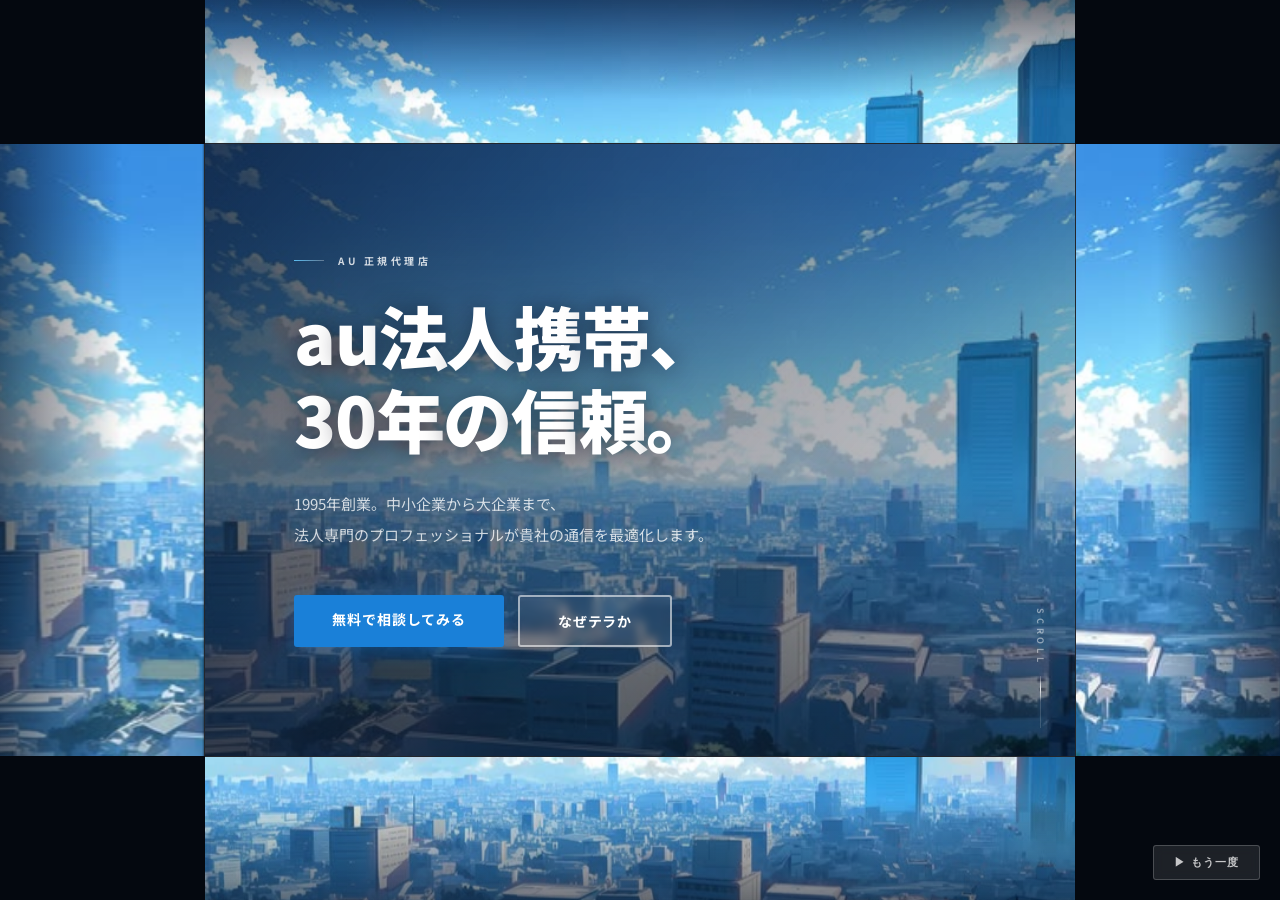
<file: mockups-v2/hero-prototype.html>
<!DOCTYPE html>
<html lang="ja">
<head>
  <meta charset="UTF-8">
  <meta name="viewport" content="width=device-width, initial-scale=1.0">
  <title>Hero – 読売ベース / ビル版</title>
  <link rel="preconnect" href="https://fonts.googleapis.com">
  <link href="https://fonts.googleapis.com/css2?family=Noto+Sans+JP:wght@400;700;900&display=swap" rel="stylesheet">
  <style>

/* ── Reset ─────────────────────────────────── */
*, *::before, *::after { box-sizing: border-box; margin: 0; padding: 0; }
html, body { width: 100%; height: 100%; background: #04080f; }
body { font-family: 'Noto Sans JP', sans-serif; overflow: hidden; }

/* ── 変数 ───────────────────────────────────
   読売のcube構造をCSS変数で制御
   --fw : 左右フェイスの幅
   --fh : 上下フェイスの高さ
─────────────────────────────────────────── */
:root {
  --fw: clamp(120px, 16vw, 210px);
  --fh: clamp(100px, 16vh, 160px);
  --border: 1px solid rgba(255,255,255,0.12);
  --dur-h:  9s;   /* 左右フェイスのループ速度 */
  --dur-v:  11s;  /* 上下フェイスのループ速度 */
}

/* ══════════════════════════════════════════
   HERO / SCENE
══════════════════════════════════════════ */
.hero {
  position: relative;
  width: 100%;
  height: 100vh;
  min-height: 580px;
  overflow: hidden;
}

/* キューブ全体の入場アニメ（読売準拠：少し遅れてフェードイン） */
.cube {
  position: absolute;
  inset: 0;
  opacity: 0;
  animation: cubeIn 1s ease 0.3s forwards;
}
@keyframes cubeIn { to { opacity: 1; } }

/* ── コーナー（4隅は暗色で塗りつぶし） ── */
.corner {
  position: absolute;
  width: var(--fw);
  height: var(--fh);
  background: #04080f;
  z-index: 2;
}
.corner--tl { top: 0;    left: 0; }
.corner--tr { top: 0;    right: 0; }
.corner--bl { bottom: 0; left: 0; }
.corner--br { bottom: 0; right: 0; }

/* ── フェイス共通 ── */
.face {
  position: absolute;
  overflow: hidden;
  z-index: 1;
}

/* ── 左フェイス（ビルが横 → 右にループ） ── */
.face--left {
  left: 0; top: var(--fh); bottom: var(--fh);
  width: var(--fw);
  border-right: var(--border);
}

/* ── 右フェイス（ビルが横 ← 左にループ） ── */
.face--right {
  right: 0; top: var(--fh); bottom: var(--fh);
  width: var(--fw);
  border-left: var(--border);
}

/* ── 上フェイス（ビルが縦 ↓ 下にループ） ── */
.face--top {
  top: 0;
  left: var(--fw); right: var(--fw);
  height: var(--fh);
  border-bottom: var(--border);
}

/* ── 下フェイス（ビルが縦 ↑ 上にループ） ── */
.face--bottom {
  bottom: 0;
  left: var(--fw); right: var(--fw);
  height: var(--fh);
  border-top: var(--border);
}

/* ── 中央フロント（メインコンテンツ面） ── */
.face--front {
  position: absolute;
  left: var(--fw); right: var(--fw);
  top: var(--fh); bottom: var(--fh);
  z-index: 1;
  background: url('images/hero-main.jpg') center 55% / cover no-repeat;
}
/* 中央に重ねるオーバーレイ（テキスト可読性） */
.face--front::after {
  content: '';
  position: absolute;
  inset: 0;
  background:
    linear-gradient(130deg, rgba(4,8,24,0.72) 0%, rgba(4,8,24,0.35) 55%, rgba(4,8,24,0.15) 100%),
    linear-gradient(to top, rgba(4,8,24,0.55) 0%, transparent 45%);
}

/* 各フェイスにエッジシャドウ（立体感） */
.face--left::after {
  content: ''; position: absolute; inset: 0;
  background: linear-gradient(to right, rgba(4,8,24,0.6) 0%, transparent 60%);
}
.face--right::after {
  content: ''; position: absolute; inset: 0;
  background: linear-gradient(to left, rgba(4,8,24,0.6) 0%, transparent 60%);
}
.face--top::after {
  content: ''; position: absolute; inset: 0;
  background: linear-gradient(to bottom, rgba(4,8,24,0.6) 0%, transparent 70%);
}
.face--bottom::after {
  content: ''; position: absolute; inset: 0;
  background: linear-gradient(to top, rgba(4,8,24,0.55) 0%, transparent 70%);
}

/* ══════════════════════════════════════════
   読売準拠ループシステム
   2枚を --dur/2 ずらして 無限ループ
══════════════════════════════════════════ */

/* ── 横ループ（左・右フェイス用） ── */
.loop-h {
  display: flex;
  align-items: center;
  width: 100%;
  height: 100%;
}
.loop-h__item {
  flex-shrink: 0;
  width: 100%;
  height: 100%;
  will-change: transform;
}
/* 右向き */
.loop-h--fwd .loop-h__item:first-child {
  animation: loopH var(--dur-h) calc(var(--dur-h) / -2) linear infinite;
}
.loop-h--fwd .loop-h__item:last-child {
  animation: loopH var(--dur-h) linear infinite;
}
@keyframes loopH {
  from { transform: translateX(-100%); }
  to   { transform: translateX( 100%); }
}
/* 左向き（逆） */
.loop-h--rev .loop-h__item:first-child {
  animation: loopHRev var(--dur-h) calc(var(--dur-h) / -2) linear infinite;
}
.loop-h--rev .loop-h__item:last-child {
  animation: loopHRev var(--dur-h) linear infinite;
}
@keyframes loopHRev {
  from { transform: translateX( 100%); }
  to   { transform: translateX(-100%); }
}

/* ── 縦ループ（上・下フェイス用） ── */
.loop-v {
  display: flex;
  flex-direction: column;
  align-items: center;
  width: 100%;
  height: 200%; /* ×2 for loop */
  overflow: hidden;
}
.loop-v__item {
  flex-shrink: 0;
  width: 100%;
  height: 50%;
  will-change: transform;
}
/* 下向き */
.loop-v--down .loop-v__item:first-child {
  animation: loopVDown var(--dur-v) calc(var(--dur-v) / -2) linear infinite;
}
.loop-v--down .loop-v__item:last-child {
  animation: loopVDown var(--dur-v) linear infinite;
}
@keyframes loopVDown {
  from { transform: translateY(-100%); }
  to   { transform: translateY( 100%); }
}
/* 上向き */
.loop-v--up .loop-v__item:first-child {
  animation: loopVUp var(--dur-v) calc(var(--dur-v) / -2) linear infinite;
}
.loop-v--up .loop-v__item:last-child {
  animation: loopVUp var(--dur-v) linear infinite;
}
@keyframes loopVUp {
  from { transform: translateY( 100%); }
  to   { transform: translateY(-100%); }
}

/* ── ループ内の画像スタイル ── */
.loop-img {
  display: block;
  width: 100%;
  height: 100%;
  object-fit: cover;
}
/* 各フェイスで見せる部分を最適化 */
.loop-img--left   { object-position: 20% 60%; }  /* 左側のビル群 */
.loop-img--right  { object-position: 80% 60%; }  /* 右側の高層ビル */
.loop-img--top    { object-position: 50% 15%; }  /* 空・雲 */
.loop-img--bottom { object-position: 50% 75%; }  /* 地上・建物下部 */

/* ══════════════════════════════════════════
   タイトル・コンテンツ（読売準拠：文字単位アニメ）
══════════════════════════════════════════ */
.headline {
  position: absolute;
  left: var(--fw);
  right: var(--fw);
  top: var(--fh);
  bottom: var(--fh);
  z-index: 20;
  display: flex;
  flex-direction: column;
  justify-content: center;
  padding: 0 6% 0 7%;
}

.headline__badge {
  display: flex;
  align-items: center;
  gap: 14px;
  font-size: 10px;
  font-weight: 700;
  letter-spacing: 0.35em;
  text-transform: uppercase;
  color: rgba(255,255,255,0.80);
  margin-bottom: 26px;
  opacity: 0;
  animation: fadeUp 0.7s ease 1.1s forwards;
}
.badge__line {
  display: block;
  width: 30px;
  height: 1.5px;
  background: linear-gradient(to right, #5bbcf0, rgba(255,255,255,0.3));
}

.headline__title {
  font-size: clamp(38px, 5.4vw, 74px);
  font-weight: 900;
  color: #fff;
  line-height: 1.2;
  letter-spacing: -0.02em;
  margin-bottom: 28px;
  text-shadow: 0 2px 24px rgba(4,8,24,0.55);
}
.title__row { display: block; }

/* 1文字単位アニメ（読売の js-title-svg-text 相当） */
.char {
  display: inline-block;
  opacity: 0;
  transform: translateY(28px);
  animation: charIn 0.6s cubic-bezier(0.22,1,0.36,1) forwards;
}
@keyframes charIn {
  to { opacity: 1; transform: translateY(0); }
}

.headline__lead {
  font-size: clamp(12px, 1.4vw, 15px);
  color: rgba(255,255,255,0.78);
  line-height: 2.1;
  margin-bottom: 44px;
  opacity: 0;
  animation: fadeUp 0.7s ease 2.2s forwards;
}

.headline__cta {
  display: flex;
  gap: 14px;
  flex-wrap: wrap;
  opacity: 0;
  animation: fadeUp 0.7s ease 2.5s forwards;
}

@keyframes fadeUp {
  from { opacity: 0; transform: translateY(16px); }
  to   { opacity: 1; transform: translateY(0); }
}

/* ── ボタン ── */
.btn {
  display: inline-block;
  padding: 14px 38px;
  font-size: 14px;
  font-weight: 700;
  border-radius: 3px;
  text-decoration: none;
  letter-spacing: 0.06em;
  transition: transform 0.2s, box-shadow 0.2s;
}
.btn:hover { transform: translateY(-2px); }
.btn--primary {
  background: #1a80d8;
  color: #fff;
  box-shadow: 0 4px 20px rgba(26,128,216,0.40);
}
.btn--primary:hover { box-shadow: 0 8px 30px rgba(26,128,216,0.55); }
.btn--outline {
  border: 2px solid rgba(255,255,255,0.55);
  color: #fff;
  background: rgba(255,255,255,0.06);
  backdrop-filter: blur(4px);
}
.btn--outline:hover { background: rgba(255,255,255,0.13); }

/* ══════════════════════════════════════════
   Scroll インジケーター（読売準拠）
══════════════════════════════════════════ */
.scroll {
  position: absolute;
  bottom: calc(var(--fh) + 28px);
  right: calc(var(--fw) + 28px);
  z-index: 30;
  display: flex;
  flex-direction: column;
  align-items: center;
  gap: 10px;
  opacity: 0;
  animation: fadeUp 0.7s ease 2.9s forwards;
}
.scroll__text {
  font-size: 9px;
  font-weight: 700;
  letter-spacing: 0.42em;
  color: rgba(255,255,255,0.45);
  writing-mode: vertical-rl;
  text-transform: uppercase;
}
.scroll__bar {
  width: 1px;
  height: 52px;
  background: rgba(255,255,255,0.15);
  position: relative;
  overflow: hidden;
}
.scroll__bar::after {
  content: '';
  position: absolute;
  top: 0; left: 0;
  width: 100%; height: 50%;
  background: linear-gradient(to bottom, transparent, rgba(255,255,255,0.85), transparent);
  animation: scrollFlow 2s ease-in-out 3.2s infinite;
}
@keyframes scrollFlow {
  from { transform: translateY(-200%); }
  to   { transform: translateY(400%); }
}

/* ── Replay ── */
.replay {
  position: fixed;
  bottom: 20px; right: 20px;
  z-index: 100;
  padding: 9px 20px;
  font-size: 11px;
  font-weight: 700;
  letter-spacing: 0.1em;
  background: rgba(255,255,255,0.10);
  color: rgba(255,255,255,0.75);
  border: 1px solid rgba(255,255,255,0.2);
  border-radius: 3px;
  cursor: pointer;
  backdrop-filter: blur(6px);
  transition: background 0.2s;
}
.replay:hover { background: rgba(255,255,255,0.20); color: #fff; }

  </style>
</head>
<body>

<!-- ══ HERO ══════════════════════════════════════ -->
<section class="hero" id="hero">

  <!-- キューブ構造 -->
  <div class="cube" id="cube">

    <!-- ４コーナー（暗色パッチ） -->
    <div class="corner corner--tl"></div>
    <div class="corner corner--tr"></div>
    <div class="corner corner--bl"></div>
    <div class="corner corner--br"></div>

    <!-- 中央フロント面（メイン背景） -->
    <div class="face face--front"></div>

    <!-- 左フェイス：ビルが右へ流れる -->
    <div class="face face--left">
      <div class="loop-h loop-h--fwd">
        <div class="loop-h__item">
          <img src="images/hero-main.jpg" class="loop-img loop-img--left" alt="">
        </div>
        <div class="loop-h__item">
          <img src="images/hero-main.jpg" class="loop-img loop-img--left" alt="">
        </div>
      </div>
    </div>

    <!-- 右フェイス：ビルが左へ流れる -->
    <div class="face face--right">
      <div class="loop-h loop-h--rev">
        <div class="loop-h__item">
          <img src="images/hero-main.jpg" class="loop-img loop-img--right" alt="">
        </div>
        <div class="loop-h__item">
          <img src="images/hero-main.jpg" class="loop-img loop-img--right" alt="">
        </div>
      </div>
    </div>

    <!-- 上フェイス：空・雲が下へ流れる -->
    <div class="face face--top">
      <div class="loop-v loop-v--down">
        <div class="loop-v__item">
          <img src="images/hero-main.jpg" class="loop-img loop-img--top" alt="">
        </div>
        <div class="loop-v__item">
          <img src="images/hero-main.jpg" class="loop-img loop-img--top" alt="">
        </div>
      </div>
    </div>

    <!-- 下フェイス：街並みが上へ流れる -->
    <div class="face face--bottom">
      <div class="loop-v loop-v--up">
        <div class="loop-v__item">
          <img src="images/hero-main.jpg" class="loop-img loop-img--bottom" alt="">
        </div>
        <div class="loop-v__item">
          <img src="images/hero-main.jpg" class="loop-img loop-img--bottom" alt="">
        </div>
      </div>
    </div>

  </div><!-- /cube -->

  <!-- タイトル -->
  <div class="headline" id="headline">
    <p class="headline__badge">
      <span class="badge__line"></span>
      au 正規代理店
    </p>
    <h1 class="headline__title" id="heroTitle">
      <span class="title__row">au法人携帯、</span>
      <span class="title__row">30年の信頼。</span>
    </h1>
    <p class="headline__lead">
      1995年創業。中小企業から大企業まで、<br>
      法人専門のプロフェッショナルが貴社の通信を最適化します。
    </p>
    <div class="headline__cta">
      <a href="#" class="btn btn--primary">無料で相談してみる</a>
      <a href="#" class="btn btn--outline">なぜテラか</a>
    </div>
  </div>

  <!-- Scroll -->
  <div class="scroll">
    <span class="scroll__text">Scroll</span>
    <span class="scroll__bar"></span>
  </div>

</section>

<button class="replay" id="replayBtn">▶ もう一度</button>

<!-- ══ JS：文字単位アニメ ════════════════════════ -->
<script>
(function () {

  /* タイトルを1文字ずつ <span class="char"> に分割 */
  function initChars() {
    var rows  = document.querySelectorAll('.title__row');
    var delay = 1.2;          // キューブが出てから開始
    var step  = 0.060;        // 1文字あたりのディレイ差
    var rowGap = 0.08;        // 行間ギャップ

    rows.forEach(function (row) {
      var text = row.textContent;
      row.textContent = '';

      Array.from(text).forEach(function (ch) {
        var span = document.createElement('span');
        span.className = 'char';
        span.textContent = ch;
        span.style.animationDelay = delay.toFixed(3) + 's';
        row.appendChild(span);
        delay += step;
      });
      delay += rowGap;
    });
  }

  /* リプレイ：アニメーションをリセット */
  function replay() {
    var els = document.querySelectorAll(
      '.cube, .headline__badge, .char, .headline__lead, .headline__cta, .scroll, .loop-h__item, .loop-v__item'
    );
    els.forEach(function (el) {
      el.style.animation = 'none';
      el.offsetHeight; // reflow
      el.style.animation = '';
    });
  }

  initChars();
  document.getElementById('replayBtn').addEventListener('click', replay);

})();
</script>

</body>
</html>
</file>
<file: mockups-v2/css/style.css>
/* ====================================================
   CSS変数
   ==================================================== */
:root {
  --red:        #1AC9DA;
  --red-dark:   #0E8A98;
  --red-light:  #E0F9FB;
  --navy:       #1B2665;
  --navy-dark:  #0f1840;
  --navy-light: #d4d9f0;
  --text:       #111827;
  --text-sub:   #555;
  --bg:         #ffffff;
  --bg-gray:    #f7f7f9;
  --border:     #e0e0e0;
  --radius:     8px;
  --font-body:  'Noto Sans JP', sans-serif;
  --font-en:    'Oswald', sans-serif;
}

/* ====================================================
   INTRO OVERLAY
   ==================================================== */
/* =============================================
   INTRO SPLASH
   ============================================= */
.intro {
  position: fixed;
  inset: 0;
  z-index: 500;
  background: #030D0F;
  display: flex;
  align-items: center;
  justify-content: center;
  pointer-events: none;
}
.intro.hide {
  animation: introWipeUp 0.9s cubic-bezier(0.4, 0, 0.2, 1) forwards;
}
@keyframes introWipeUp {
  0%   { clip-path: inset(0 0 0 0); }
  100% { clip-path: inset(0 0 100% 0); }
}

.intro__inner {
  display: flex;
  flex-direction: column;
  align-items: center;
  gap: 28px;
}

/* ロゴ：言葉が下からスライドイン */
.intro__logo {
  display: flex;
  align-items: baseline;
  overflow: hidden;
}
.intro__word {
  font-family: 'Oswald', 'Noto Sans JP', sans-serif;
  font-size: clamp(28px, 5vw, 58px);
  font-weight: 700;
  letter-spacing: 0.18em;
  color: #fff;
  display: inline-block;
  transform: translateY(70px);
  opacity: 0;
  animation: splashWordIn 0.9s cubic-bezier(0.16, 1, 0.3, 1) forwards;
}
.intro__word:nth-child(1) { animation-delay: 0.10s; }
.intro__word.--tq         { color: var(--red); animation-delay: 0.26s; }
.intro__word:nth-child(3) { animation-delay: 0.42s; }

@keyframes splashWordIn {
  to { transform: translateY(0); opacity: 1; }
}

/* プログレスバー */
.intro__bar-wrap {
  width: 200px;
  height: 1px;
  background: rgba(255, 255, 255, 0.12);
  overflow: hidden;
  opacity: 0;
  animation: splashFadeIn 0.3s ease 0.5s forwards;
}
.intro__bar {
  height: 100%;
  width: 0%;
  background: var(--red);
  animation: splashBarFill 1.6s cubic-bezier(0.4, 0, 0.2, 1) 0.6s forwards;
}
@keyframes splashBarFill  { to { width: 100%; } }
@keyframes splashFadeIn   { to { opacity: 1; } }

/* ====================================================
   リセット・ベース
   ==================================================== */
*, *::before, *::after { box-sizing: border-box; margin: 0; padding: 0; }
html { scroll-behavior: smooth; }
body {
  font-family: var(--font-body);
  color: var(--text);
  background: var(--bg);
  line-height: 1.7;
  -webkit-font-smoothing: antialiased;
}
a { color: inherit; text-decoration: none; }
ul { list-style: none; }
img { max-width: 100%; height: auto; display: block; }
button { cursor: pointer; border: none; background: none; font: inherit; }

/* ====================================================
   HEADER
   ==================================================== */
.hdr {
  position: fixed;
  top: 0; left: 0; right: 0;
  z-index: 100;
  background: rgba(255,255,255,0.25);
  backdrop-filter: blur(12px);
  -webkit-backdrop-filter: blur(12px);
  border-bottom: 1px solid rgba(255,255,255,0.3);
  box-shadow: 0 2px 16px rgba(0,0,0,0.08);
  height: 64px;
}
.hdr__inner {
  max-width: 1280px;
  margin: 0 auto;
  padding: 0 24px;
  height: 100%;
  display: flex;
  align-items: center;
  gap: 32px;
}
.hdr__logo {
  display: flex;
  align-items: center;
  flex-shrink: 0;
}
.hdr__logo-img {
  height: 24px;
  width: auto;
  display: block;
}
.hdr__nav {
  display: flex;
  align-items: center;
  gap: 6px;
  flex: 1;
  justify-content: center;
}
.hdr__nav a {
  font-size: 14px;
  font-weight: 700;
  padding: 8px 14px;
  border-radius: 6px;
  background: rgba(255,255,255,0.35);
  color: var(--navy);
  transition: color 0.2s, background 0.2s;
  white-space: nowrap;
  backdrop-filter: blur(4px);
  -webkit-backdrop-filter: blur(4px);
}
.hdr__nav a:hover {
  background: rgba(255,255,255,0.7);
  color: var(--red);
}
.hdr__cta {
  flex-shrink: 0;
  background: rgba(26,201,218,0.85);
  color: white;
  font-size: 13px;
  font-weight: 700;
  padding: 10px 20px;
  border-radius: 24px;
  transition: background 0.2s, transform 0.2s;
  white-space: nowrap;
  backdrop-filter: blur(4px);
  -webkit-backdrop-filter: blur(4px);
}
.hdr__cta:hover { background: var(--red-dark); transform: translateY(-1px); }

/* ====================================================
   HERO
   ==================================================== */
.hero {
  position: relative;
  min-height: 100vh;
  padding-top: 64px;
  background: var(--bg);
  overflow: hidden;
  display: flex;
  align-items: center;
}

/* 背景画像スライドショー */
.hero__bgSlide {
  position: absolute;
  inset: 0;
  z-index: 0;
}
.hero__bgSlide__item {
  position: absolute;
  inset: 0;
  opacity: 0;
  transition: opacity 1.2s ease;
}
.hero__bgSlide__item.is-active { opacity: 1; }
.hero__bgSlide__item img {
  width: 100%;
  height: 100%;
  object-fit: cover;
}
.hero__bgOverlay {
  position: absolute;
  inset: 0;
  background: rgba(255,255,255,0.72);
}

/* バイナリ背景 */
.hero__bg {
  position: absolute;
  inset: 0;
  pointer-events: none;
  z-index: 0;
}
.hero__bgSvg {
  width: 100%;
  height: 100%;
}
.bgc {
  font-family: 'Courier New', monospace;
  font-size: 11px;
  fill: rgba(204, 25, 25, 0.08);
  animation: bgcFloat 8s ease-in-out infinite;
}
.bgc.t1 { animation-duration: 7s; }
.bgc.t2 { animation-duration: 9s; animation-delay: -3s; }
.bgc.t3 { animation-duration: 11s; animation-delay: -6s; }

@keyframes bgcFloat {
  0%, 100% { opacity: 0.06; transform: translateY(0); }
  50%       { opacity: 0.13; transform: translateY(-6px); }
}

.hero__inner {
  position: relative;
  z-index: 1;
  max-width: 1280px;
  margin: 0 auto;
  padding: 60px 48px;
  width: 100%;
  display: flex;
  align-items: center;
  justify-content: center;
}

/* 左カラム */
.hero__left {
  display: flex;
  flex-direction: column;
  gap: 28px;
  text-align: center;
  align-items: center;
}

/* 右カラム：写真 */
.hero__right {
  display: flex;
  justify-content: center;
  align-items: center;
}
.hero__photo {
  width: 100%;
  max-width: 560px;
  aspect-ratio: 4/3;
  object-fit: cover;
  border-radius: 20px;
  box-shadow: 0 24px 64px rgba(0,0,0,0.25);
}

.hero__eyebrow {
  display: inline-flex;
  align-items: center;
  gap: 8px;
  font-size: 13px;
  font-weight: 700;
  color: var(--red);
  letter-spacing: 0.08em;
}
.hero__eyebrow::before {
  content: '';
  display: inline-block;
  width: 24px; height: 2px;
  background: var(--red);
}

.hero__h1 {
  font-size: clamp(42px, 6vw, 76px);
  font-weight: 900;
  line-height: 1.3;
  color: var(--text);
  animation: heroIn 0.8s cubic-bezier(0.22,1,0.36,1) both;
}
.hero__accent {
  color: var(--red);
  position: relative;
}
.hero__accent::after {
  content: '';
  position: absolute;
  left: 0; right: 0;
  bottom: 2px;
  height: 4px;
  background: #b5e853;
  z-index: -1;
  border-radius: 2px;
}

@keyframes heroIn {
  from { opacity: 0; transform: translateY(24px); }
  to   { opacity: 1; transform: translateY(0); }
}

/* バッジ */
.hero__badges {
  display: flex;
  gap: 16px;
  animation: heroIn 0.8s 0.3s cubic-bezier(0.22,1,0.36,1) both;
}
.hero__badge {
  position: relative;
  width: 100px;
  height: 100px;
  flex-shrink: 0;
  animation: badgeSpin 20s linear infinite;
}
@keyframes badgeSpin {
  from { transform: rotate(0deg); }
  to   { transform: rotate(360deg); }
}
.badge__ring {
  position: absolute;
  inset: 0;
  width: 100%;
  height: 100%;
}
.badge__inner {
  position: absolute;
  inset: 0;
  display: flex;
  flex-direction: column;
  align-items: center;
  justify-content: center;
  animation: badgeSpin 20s linear infinite reverse;
}
.badge__num {
  font-family: var(--font-en);
  font-size: 18px;
  font-weight: 700;
  color: var(--red);
  line-height: 1;
}
.badge__num small { font-size: 12px; }
.badge__label {
  font-size: 10px;
  font-weight: 700;
  color: var(--text);
  margin-top: 4px;
  text-align: center;
  line-height: 1.2;
}

.hero__lead {
  font-size: 15px;
  line-height: 1.9;
  color: var(--text-sub);
  animation: heroIn 0.8s 0.5s cubic-bezier(0.22,1,0.36,1) both;
}

/* イラスト */
.hero__illust {
  margin-top: -16px;
  animation: heroIn 0.8s 0.2s cubic-bezier(0.22,1,0.36,1) both;
}
.illust__svg {
  width: 100%;
  max-width: 340px;
  filter: drop-shadow(0 12px 32px rgba(232,104,10,0.12));
  animation: illustFloat 4s ease-in-out infinite;
}
@keyframes illustFloat {
  0%, 100% { transform: translateY(0); }
  50%       { transform: translateY(-12px); }
}

/* 右カラム：フォームカード */
.hero__right {
  animation: heroIn 0.8s 0.4s cubic-bezier(0.22,1,0.36,1) both;
}
.formCard {
  background: white;
  border-radius: 16px 0 0 16px;
  box-shadow: 0 8px 48px rgba(204,25,25,0.14), 0 2px 12px rgba(0,0,0,0.08);
  overflow: hidden;
  border: 1px solid var(--red-light);
  border-right: none;
}
.formCard__hd {
  background: var(--navy);
  padding: 18px 24px;
  display: flex;
  align-items: baseline;
  gap: 12px;
}
.formCard__hdJa {
  font-size: 18px;
  font-weight: 900;
  color: white;
}
.formCard__hdEn {
  font-family: var(--font-en);
  font-size: 13px;
  color: rgba(255,255,255,0.7);
  letter-spacing: 2px;
}
.formCard__body {
  padding: 24px;
  display: flex;
  flex-direction: column;
  gap: 14px;
}
.formField { display: flex; flex-direction: column; gap: 4px; }
.formField__lbl {
  font-size: 12px;
  font-weight: 700;
  color: var(--text);
  display: flex;
  align-items: center;
  gap: 6px;
}
.req {
  background: var(--red);
  color: white;
  font-size: 10px;
  padding: 1px 6px;
  border-radius: 3px;
}
.formField__inp {
  border: 1px solid var(--border);
  border-radius: var(--radius);
  padding: 10px 12px;
  font-size: 14px;
  font-family: var(--font-body);
  transition: border-color 0.2s, box-shadow 0.2s;
  outline: none;
  width: 100%;
}
.formField__inp:focus {
  border-color: var(--red);
  box-shadow: 0 0 0 3px rgba(204,25,25,0.1);
}
.formField__inp--ta { resize: vertical; min-height: 80px; }
.formCard__submit {
  background: var(--red);
  color: white;
  font-size: 15px;
  font-weight: 900;
  padding: 14px;
  border-radius: var(--radius);
  width: 100%;
  transition: background 0.2s, transform 0.15s;
  margin-top: 4px;
}
.formCard__submit:hover { background: var(--red-dark); transform: translateY(-2px); }
.formCard__note {
  font-size: 11px;
  color: var(--text-sub);
  text-align: center;
}
.formCard__note a { color: var(--red); text-decoration: underline; }

/* ====================================================
   TRUST
   ==================================================== */
.trust {
  background: var(--navy);
  padding: 32px 24px;
}
.trust__inner {
  max-width: 960px;
  margin: 0 auto;
  display: grid;
  grid-template-columns: repeat(4, 1fr);
  gap: 24px;
  text-align: center;
}
.trust__item {
  display: flex;
  flex-direction: column;
  gap: 4px;
  color: white;
}
.trust__num {
  font-family: var(--font-en);
  font-size: 36px;
  font-weight: 700;
  line-height: 1;
}
.trust__num small { font-size: 20px; }
.trust__lbl { font-size: 13px; opacity: 0.85; }

/* ====================================================
   共通セクション
   ==================================================== */
.section { padding: 80px 24px; }
.section--gray { background: var(--bg-gray); }
.section__inner { max-width: 1100px; margin: 0 auto; }
.section__eyebrow {
  font-family: var(--font-en);
  font-size: 13px;
  color: var(--red);
  font-weight: 700;
  letter-spacing: 3px;
  margin-bottom: 8px;
}
.section__h2 {
  font-size: clamp(24px, 3vw, 36px);
  font-weight: 900;
  margin-bottom: 16px;
}
.section__lead {
  font-size: 15px;
  color: var(--text-sub);
  line-height: 1.9;
  margin-bottom: 48px;
}

/* ====================================================
   MISSION
   ==================================================== */
.mission__grid {
  display: grid;
  grid-template-columns: repeat(3, 1fr);
  gap: 24px;
}
.mission__card {
  background: white;
  border: 1px solid var(--border);
  border-radius: 12px;
  padding: 32px 24px;
  text-align: center;
  transition: box-shadow 0.2s, transform 0.2s;
}
.mission__card:hover {
  box-shadow: 0 8px 32px rgba(204,25,25,0.12);
  transform: translateY(-4px);
}
.mission__icon { margin: 0 auto 16px; width: 56px; height: 56px; }
.mission__card h3 { font-size: 16px; font-weight: 700; margin-bottom: 8px; }
.mission__card p  { font-size: 14px; color: var(--text-sub); }

/* ====================================================
   SERVICES
   ==================================================== */
.services__grid {
  display: grid;
  grid-template-columns: repeat(3, 1fr);
  gap: 20px;
}
.serviceCard {
  background: white;
  border-left: 4px solid var(--red);
  border-radius: 0 8px 8px 0;
  padding: 24px 20px;
  box-shadow: 0 2px 8px rgba(0,0,0,0.06);
  transition: box-shadow 0.2s, transform 0.2s;
}
.serviceCard:hover {
  box-shadow: 0 6px 24px rgba(204,25,25,0.12);
  transform: translateX(4px);
}
.serviceCard__ttl { font-size: 15px; font-weight: 700; margin-bottom: 8px; color: var(--red); }
.serviceCard__body { font-size: 13px; color: var(--text-sub); }

/* ====================================================
   CASES
   ==================================================== */
.cases__grid {
  display: grid;
  grid-template-columns: repeat(3, 1fr);
  gap: 24px;
}
.caseCard {
  background: white;
  border: 1px solid var(--border);
  border-radius: 12px;
  padding: 28px 24px;
  transition: box-shadow 0.2s, transform 0.2s;
}
.caseCard:hover {
  box-shadow: 0 8px 32px rgba(0,0,0,0.1);
  transform: translateY(-4px);
}
.caseCard__tag {
  display: inline-block;
  background: var(--red-light);
  color: var(--red);
  font-size: 11px;
  font-weight: 700;
  padding: 3px 10px;
  border-radius: 20px;
  margin-bottom: 12px;
}
.caseCard__ttl { font-size: 15px; font-weight: 700; margin-bottom: 8px; }
.caseCard__body { font-size: 13px; color: var(--text-sub); }

/* ====================================================
   FAQ
   ==================================================== */
.faqList { display: flex; flex-direction: column; gap: 8px; }
.faqList__item {
  background: white;
  border: 1px solid var(--border);
  border-radius: 8px;
  overflow: hidden;
}
.faqList__q {
  width: 100%;
  text-align: left;
  padding: 18px 48px 18px 20px;
  font-size: 15px;
  font-weight: 700;
  position: relative;
  transition: background 0.2s;
}
.faqList__q:hover { background: var(--red-light); }
.faqList__q::before {
  content: 'Q';
  position: absolute;
  left: 20px;
  color: var(--red);
  font-weight: 900;
}
.faqList__q { padding-left: 40px; }
.faqList__q::after {
  content: '+';
  position: absolute;
  right: 20px;
  font-size: 20px;
  color: var(--red);
  transition: transform 0.3s;
  line-height: 1;
}
.faqList__q.is-open::after { transform: rotate(45deg); }
.faqList__a {
  max-height: 0;
  overflow: hidden;
  transition: max-height 0.35s ease, padding 0.3s;
  padding: 0 20px 0 40px;
  font-size: 14px;
  color: var(--text-sub);
}
.faqList__a.is-open {
  max-height: 200px;
  padding: 12px 20px 18px 40px;
}

/* ====================================================
   CTA
   ==================================================== */
.cta {
  background: var(--navy);
  padding: 72px 24px;
  text-align: center;
}
.cta__h2 {
  font-size: clamp(22px, 3vw, 32px);
  font-weight: 900;
  color: white;
  margin-bottom: 16px;
}
.cta__body { font-size: 15px; color: rgba(255,255,255,0.7); margin-bottom: 32px; }
.cta__btn {
  display: inline-block;
  background: var(--red);
  color: white;
  font-size: 16px;
  font-weight: 700;
  padding: 16px 48px;
  border-radius: 32px;
  transition: background 0.2s, transform 0.2s;
}
.cta__btn:hover { background: var(--red-dark); transform: translateY(-2px); }

/* ====================================================
   FOOTER
   ==================================================== */
.footer {
  background: #111;
  padding: 48px 24px 32px;
  color: rgba(255,255,255,0.7);
}
.footer__inner {
  max-width: 1100px;
  margin: 0 auto;
  display: flex;
  flex-direction: column;
  gap: 24px;
  align-items: center;
}
.footer__logo {
  display: flex;
  align-items: baseline;
  gap: 8px;
}
.footer .hdr__logo-terra { font-size: 22px; }
.footer .hdr__logo-sub   { font-size: 11px; }
.footer__nav {
  display: flex;
  flex-wrap: wrap;
  justify-content: center;
  gap: 8px 20px;
}
.footer__nav a { font-size: 13px; transition: color 0.2s; }
.footer__nav a:hover { color: var(--red); }
.footer__copy { font-size: 12px; opacity: 0.5; }

/* ====================================================
   スクロールアニメーション
   ==================================================== */
.trust__item,
.serviceCard,
.caseCard,
.mission__card,
.faqList__item {
  opacity: 0;
  transform: translateY(20px);
  transition: opacity 0.5s ease, transform 0.5s ease;
}
.trust__item.is-visible,
.serviceCard.is-visible,
.caseCard.is-visible,
.mission__card.is-visible,
.faqList__item.is-visible {
  opacity: 1 !important;
  transform: translateY(0) !important;
}
</file>
<file: mockups/css/style.css>
/* ====================================================
   CSS変数（テーマカラー・フォント）
   ==================================================== */
:root {
  --color-primary:       #00ccdd;
  --color-primary-light: #00ffff;
  --color-primary-dark:  #009aaa;
  --color-accent:        #f07700;
  --color-accent-dark:   #d46600;
  --color-text:          #1a2e30;
  --color-text-light:    #506065;
  --color-bg:            #ffffff;
  --color-bg-gray:       #f0fdff;
  --color-bg-blue:       #007080;
  --color-white:         #ffffff;
  --color-border:        #b0eef5;

  --font-main: 'Noto Sans JP', sans-serif;

  --header-height: 80px;
  --container-max: 1200px;
  --container-narrow: 760px;

  --radius-sm: 4px;
  --radius-md: 8px;
  --radius-lg: 16px;

  --shadow-card: 0 4px 20px rgba(0, 86, 179, 0.10);
  --shadow-hover: 0 8px 32px rgba(0, 86, 179, 0.18);

  --transition: 0.25s ease;
}

/* ====================================================
   リセット・ベース
   ==================================================== */
*, *::before, *::after {
  box-sizing: border-box;
  margin: 0;
  padding: 0;
}

html {
  scroll-behavior: smooth;
  font-size: 16px;
}

body {
  font-family: var(--font-main);
  color: var(--color-text);
  background: var(--color-bg);
  line-height: 1.7;
  -webkit-font-smoothing: antialiased;
}

img {
  max-width: 100%;
  height: auto;
  display: block;
}

a {
  color: inherit;
  text-decoration: none;
}

ul, ol {
  list-style: none;
}

address {
  font-style: normal;
}

/* ====================================================
   共通レイアウト
   ==================================================== */
.container {
  max-width: var(--container-max);
  margin: 0 auto;
  padding: 0 24px;
}

.container--narrow {
  max-width: var(--container-narrow);
  margin: 0 auto;
  padding: 0 24px;
}

.section {
  padding: 80px 0;
}

.section--blue {
  background: linear-gradient(135deg, #005f6e 0%, var(--color-bg-blue) 40%, #00b4c6 100%);
  color: var(--color-white);
  position: relative;
}

.section--yellow {
  background: linear-gradient(135deg, #fffde8 0%, #fff8cc 60%, #fffbe0 100%);
  color: var(--color-text);
  position: relative;
}

.section--gray {
  background: linear-gradient(160deg, #f0fdff 0%, #e6f9fb 100%);
}

.section__label {
  font-size: 0.75rem;
  font-weight: 700;
  letter-spacing: 0.12em;
  text-transform: uppercase;
  color: var(--color-primary);
  margin-bottom: 8px;
  text-align: center;
}

.section__label--white {
  color: rgba(255, 255, 255, 0.75);
}

.section__title {
  font-size: clamp(1.6rem, 3vw, 2.2rem);
  font-weight: 900;
  line-height: 1.3;
  text-align: center;
  margin-bottom: 16px;
}

.section__title--white {
  color: var(--color-white);
}

.section__lead {
  font-size: 1rem;
  color: var(--color-text-light);
  text-align: center;
  margin-bottom: 56px;
  line-height: 1.8;
}

.section__more {
  text-align: center;
  margin-top: 48px;
}

/* ====================================================
   ボタン
   ==================================================== */
.btn {
  display: inline-flex;
  align-items: center;
  justify-content: center;
  padding: 12px 28px;
  border-radius: var(--radius-md);
  font-family: var(--font-main);
  font-size: 0.95rem;
  font-weight: 700;
  cursor: pointer;
  border: 2px solid transparent;
  transition: background var(--transition), color var(--transition),
              border-color var(--transition), transform var(--transition),
              box-shadow var(--transition);
  white-space: nowrap;
}

.btn--lg {
  padding: 16px 40px;
  font-size: 1.05rem;
}

.btn--primary {
  background: var(--color-accent);
  color: var(--color-white);
  border-color: var(--color-accent);
}
.btn--primary:hover {
  background: var(--color-accent-dark);
  border-color: var(--color-accent-dark);
  transform: translateY(-2px);
  box-shadow: 0 6px 20px rgba(240, 119, 0, 0.35);
}

.btn--outline {
  background: transparent;
  color: var(--color-white);
  border-color: var(--color-white);
}
.btn--outline:hover {
  background: rgba(255, 255, 255, 0.15);
  transform: translateY(-2px);
}

.btn--secondary {
  background: transparent;
  color: var(--color-primary);
  border-color: var(--color-primary);
}
.btn--secondary:hover {
  background: var(--color-primary);
  color: var(--color-white);
  transform: translateY(-2px);
  box-shadow: var(--shadow-hover);
}

.btn--white {
  background: var(--color-white);
  color: var(--color-primary);
  border-color: var(--color-white);
}
.btn--white:hover {
  background: var(--color-bg-gray);
  transform: translateY(-2px);
  box-shadow: 0 6px 20px rgba(0,0,0,0.15);
}

.btn--outline-white {
  background: transparent;
  color: var(--color-white);
  border-color: rgba(255, 255, 255, 0.7);
}
.btn--outline-white:hover {
  background: rgba(255, 255, 255, 0.1);
  border-color: var(--color-white);
  transform: translateY(-2px);
}

/* ====================================================
   ヘッダー
   ==================================================== */
.header {
  position: fixed;
  top: 0;
  left: 0;
  right: 0;
  z-index: 100;
  background: var(--color-bg);
  box-shadow: 0 2px 16px rgba(0, 144, 158, 0.10);
  transition: box-shadow var(--transition);
}

.header.is-scrolled {
  box-shadow: 0 4px 24px rgba(0, 144, 158, 0.18);
}

/* ユーティリティバー */
.header__utility {
  background: #ffffff;
  border-bottom: 1px solid var(--color-border);
  padding: 6px 0;
}

.header__utilityInner {
  display: flex;
  align-items: center;
  justify-content: flex-end;
  gap: 20px;
}

.header__utilityTel {
  display: flex;
  align-items: center;
  gap: 8px;
  color: var(--color-text);
  text-decoration: none;
  font-size: 0.8rem;
  margin-right: auto;
}

.header__utilityTelLabel {
  color: var(--color-text-light);
  font-size: 0.72rem;
}

.header__utilityTelNum {
  font-size: 1.05rem;
  font-weight: 900;
  letter-spacing: 0.05em;
  color: var(--color-primary-dark);
}

.header__utilityActions {
  display: flex;
  gap: 8px;
}

.btn--download {
  display: inline-flex;
  align-items: center;
  gap: 6px;
  background: var(--color-accent);
  color: var(--color-white);
  border: none;
  border-radius: var(--radius-sm);
  padding: 6px 14px;
  font-size: 0.8rem;
  font-weight: 700;
  cursor: pointer;
  text-decoration: none;
  transition: background var(--transition), transform var(--transition);
}

.btn--download:hover {
  background: var(--color-accent-dark);
  transform: translateY(-1px);
}

.btn--inquiry {
  display: inline-flex;
  align-items: center;
  gap: 6px;
  background: var(--color-primary);
  color: var(--color-white);
  border: 1px solid rgba(255,255,255,0.3);
  border-radius: var(--radius-sm);
  padding: 6px 14px;
  font-size: 0.8rem;
  font-weight: 700;
  cursor: pointer;
  text-decoration: none;
  transition: background var(--transition), transform var(--transition);
}

.btn--inquiry:hover {
  background: var(--color-primary-light);
  transform: translateY(-1px);
}

/* メインヘッダー */
.header__main {
  background: var(--color-bg);
}

.header__inner {
  display: flex;
  align-items: center;
  justify-content: space-between;
  height: var(--header-height);
}

.header__logo {
  display: flex;
  align-items: center;
  gap: 12px;
  text-decoration: none;
}

.header__logoText {
  display: flex;
  flex-direction: column;
  line-height: 1.2;
}

.header__logoCompany {
  font-size: 0.7rem;
  color: var(--color-text-light);
}

.header__logoName {
  font-size: 0.9rem;
  font-weight: 700;
  color: var(--color-primary-dark);
}

.header__logoSub {
  font-size: 0.65rem;
  color: var(--color-text-light);
}

/* ナビゲーション */
.nav__list {
  display: flex;
  align-items: center;
  gap: 4px;
}

.nav__link {
  display: block;
  padding: 8px 12px;
  font-size: 0.85rem;
  font-weight: 500;
  color: var(--color-text);
  border-radius: var(--radius-sm);
  transition: color var(--transition), background var(--transition);
  white-space: nowrap;
}

.nav__link:hover,
.nav__link.is-active {
  color: var(--color-primary);
  background: rgba(0, 86, 179, 0.06);
}

.nav__link--cta {
  background: var(--color-primary);
  color: var(--color-white) !important;
  border-radius: var(--radius-md);
  padding: 8px 18px;
}

.nav__link--cta:hover {
  background: var(--color-primary-dark) !important;
}

/* ハンバーガーボタン */
.hamburger {
  display: none;
  flex-direction: column;
  justify-content: center;
  gap: 5px;
  width: 40px;
  height: 40px;
  background: none;
  border: none;
  cursor: pointer;
  padding: 4px;
}

.hamburger__line {
  display: block;
  width: 24px;
  height: 2px;
  background: var(--color-text);
  border-radius: 2px;
  transition: transform var(--transition), opacity var(--transition);
}

.hamburger.is-open .hamburger__line:nth-child(1) {
  transform: translateY(7px) rotate(45deg);
}
.hamburger.is-open .hamburger__line:nth-child(2) {
  opacity: 0;
}
.hamburger.is-open .hamburger__line:nth-child(3) {
  transform: translateY(-7px) rotate(-45deg);
}

/* ====================================================
   サイトナビ（目次スタイル）
   ==================================================== */
.siteNav {
  position: fixed;
  top: 0;
  left: 0;
  right: 0;
  z-index: 100;
  background: #ffffff;
  backdrop-filter: blur(12px);
  -webkit-backdrop-filter: blur(12px);
  border-bottom: 1px solid rgba(0, 0, 0, 0.08);
  height: 72px;
}

.siteNav__inner {
  display: flex;
  align-items: center;
  gap: 40px;
  max-width: var(--container-max);
  margin: 0 auto;
  padding: 0 32px;
  height: 100%;
}

/* ロゴ */
.siteNav__logo {
  text-decoration: none;
  display: flex;
  flex-direction: column;
  line-height: 1.25;
  flex-shrink: 0;
}

.siteNav__logoName {
  font-size: 0.7rem;
  font-weight: 700;
  color: var(--color-text);
  letter-spacing: 0.04em;
}

.siteNav__logoSub {
  font-size: 0.6rem;
  color: var(--color-text-light);
  letter-spacing: 0.02em;
}

.siteNav__logoSince {
  font-style: italic;
  color: var(--color-primary-dark);
  font-weight: 600;
  letter-spacing: 0.04em;
}

/* 目次リンク */
.siteNav__links {
  display: flex;
  align-items: center;
  gap: 0;
  flex: 1;
}

.siteNav__link {
  display: flex;
  align-items: center;
  gap: 6px;
  padding: 0 18px;
  height: 56px;
  font-size: 0.78rem;
  font-weight: 500;
  color: var(--color-text);
  text-decoration: none;
  letter-spacing: 0.03em;
  border-right: 1px solid rgba(0, 0, 0, 0.07);
  transition: background 0.2s, color 0.2s;
  white-space: nowrap;
}

.siteNav__link:first-child {
  border-left: 1px solid rgba(0, 0, 0, 0.07);
}

.siteNav__link:hover {
  background: rgba(0, 0, 0, 0.04);
  color: var(--color-primary-dark);
}

.siteNav__num {
  font-size: 0.62rem;
  font-weight: 700;
  color: var(--color-primary-dark);
  letter-spacing: 0.06em;
  font-variant-numeric: tabular-nums;
}

/* CTA */
.siteNav__cta {
  margin-left: auto;
  flex-shrink: 0;
  display: inline-flex;
  align-items: center;
  padding: 8px 20px;
  background: var(--color-primary-dark);
  color: #fff;
  font-size: 0.78rem;
  font-weight: 700;
  border-radius: 6px;
  text-decoration: none;
  letter-spacing: 0.04em;
  transition: background 0.2s, transform 0.2s;
}

.siteNav__cta:hover {
  background: var(--color-primary);
  transform: translateY(-1px);
}

/* ====================================================
   ヒーロー（IFT スタイル：スプリットレイアウト）
   ==================================================== */
.hero {
  position: relative;
  height: 100vh;
  min-height: 640px;
  overflow: hidden;
  background-color: #ffffff;
}

/* 斑点背景 */
.hero__dots {
  position: absolute;
  inset: 0;
  z-index: 0;
  pointer-events: none;
  overflow: hidden;
}

.hero__dots svg {
  width: 100%;
  height: 100%;
}

/* コンテンツラッパー（中央・最前面） */
.hero__content {
  position: relative;
  height: 100%;
  display: flex;
  align-items: center;
  justify-content: center;
  padding: 0 32px;
  padding-top: 72px;
  z-index: 20;
}

/* テキストエリア：ガラスなし・ペンキ円が背景 */
.hero__txtarea {
  flex: none;
  width: 100%;
  max-width: 920px;
  display: flex;
  flex-direction: column;
  align-items: center;
  text-align: center;
  background: rgba(255, 255, 255, 0.82);
  border: none;
  border-radius: 0;
  box-shadow: none;
  padding: 64px 80px;
  position: relative;
}

/* ペンキ塗り円（テキストより大きく・絶対配置） */
.hero__paintBg {
  position: absolute;
  inset: -70px -90px;
  z-index: -1;
  pointer-events: none;
}

.hero__paintBg svg {
  width: 100%;
  height: 100%;
}

/* ── 画像スライドストリップ（テキストの後ろ・ドットの前） ── */
.hero__strip {
  position: absolute;
  left: 0;
  right: 0;
  top: 50%;
  transform: translateY(-50%);
  z-index: 5;
  overflow: hidden;
}

.hero__stripRail {
  display: flex;
  align-items: center;
  gap: 16px;
  width: max-content;
  animation: heroStripSlide 40s linear infinite;
}

@keyframes heroStripSlide {
  from { transform: translateX(0); }
  to   { transform: translateX(-50%); }
}

.hero__strip img {
  width: auto;
  flex-shrink: 0;
  object-fit: cover;
  border-radius: 16px;
  box-shadow: 0 12px 40px rgba(0, 0, 0, 0.20);
  display: block;
  align-self: center;
}

/* ランダム風サイズ（8枚ごとのパターン） */
.hero__stripRail img:nth-child(8n+1) { height: 350px; }
.hero__stripRail img:nth-child(8n+2) { height: 270px; }
.hero__stripRail img:nth-child(8n+3) { height: 410px; }
.hero__stripRail img:nth-child(8n+4) { height: 310px; }
.hero__stripRail img:nth-child(8n+5) { height: 250px; }
.hero__stripRail img:nth-child(8n+6) { height: 390px; }
.hero__stripRail img:nth-child(8n+7) { height: 330px; }
.hero__stripRail img:nth-child(8n+8) { height: 290px; }

/* テキストエリア */
.hero__txtarea {
  flex: 1;
  display: flex;
  flex-direction: column;
  justify-content: center;
  max-width: 680px;
}

/* じんわりフェードイン */
@keyframes jinja {
  from { opacity: 0; transform: scale(0.98); }
  to   { opacity: 1; transform: scale(1); }
}

/* 中タイトル（サブ文言） */
.hero__midTitle {
  font-size: clamp(1.15rem, 2vw, 1.55rem);
  font-weight: 500;
  color: rgba(26, 46, 48, 0.70);
  line-height: 1.9;
  letter-spacing: 0.05em;
  margin-bottom: 0.2rem;
  opacity: 0;
  animation: jinja 2s ease 0.8s forwards;
}

.hero__midTitle + .hero__midTitle {
  animation-delay: 1.6s;
}

/* 太文字メインタイトル */
.hero__boldTitle {
  font-size: clamp(1.9rem, 3.2vw, 3.0rem);
  font-weight: 900;
  color: #1a2e30;
  line-height: 1.5;
  letter-spacing: -0.01em;
  margin-top: 0.8rem;
  margin-bottom: 0;
  white-space: nowrap;
  opacity: 0;
  animation: jinja 2.2s ease 2.4s forwards;
}

.hero__titleHl {
  color: var(--color-accent);
  font-weight: 900;
}

/* 旧クラス（互換） */
.hero__title {
  font-size: clamp(2.8rem, 4vw, 4.5rem);
  font-weight: 400;
  color: #1a2e30;
  line-height: 1.45;
  letter-spacing: 0.02em;
  margin-bottom: 2rem;
  opacity: 0;
  animation: heroFadeUp 0.8s ease 0.3s forwards;
}

.hero__titleEn {
  font-size: 0.6em;
  letter-spacing: 0.08em;
  color: rgba(26,46,48,0.52);
  display: block;
  margin-bottom: 0.2em;
}

/* 実績バッジ */
.hero__badges {
  display: flex;
  align-items: stretch;
  gap: 16px;
  margin-bottom: 2rem;
  flex-wrap: wrap;
  opacity: 0;
  animation: heroFadeUp 0.8s ease 0.55s forwards;
}

.hero__badge {
  display: flex;
  flex-direction: column;
  align-items: center;
  text-align: center;
  border: 1px solid rgba(0,153,170,0.28);
  border-radius: 10px;
  padding: 12px 18px;
  min-width: 110px;
  background: rgba(0,204,221,0.06);
}

.hero__badgeNum {
  font-size: 1.7rem;
  font-weight: 900;
  color: #1a2e30;
  line-height: 1;
  margin-bottom: 5px;
}

.hero__badgeUnit { font-size: 0.75rem; font-weight: 700; }

.hero__badgeLabel {
  font-size: 0.68rem;
  color: rgba(26,46,48,0.62);
  line-height: 1.5;
}

/* リード文 */
.hero__lead {
  font-size: clamp(0.85rem, 1vw, 0.95rem);
  color: rgba(26,46,48,0.72);
  line-height: 2;
  margin-bottom: 2.2rem;
  font-weight: 500;
  opacity: 0;
  animation: heroFadeUp 0.8s ease 0.75s forwards;
}

/* タグライン */
.hero__tagline {
  font-size: clamp(0.9rem, 1.2vw, 1.05rem);
  color: rgba(26, 46, 48, 0.70);
  line-height: 2;
  margin-top: 0;
  font-weight: 400;
  opacity: 0;
  animation: heroFadeUp 0.8s ease 0.75s forwards;
}

/* CTA */
.hero__cta {
  display: flex;
  gap: 14px;
  flex-wrap: wrap;
  opacity: 0;
  animation: heroFadeUp 0.8s ease 0.95s forwards;
}

@keyframes heroFadeUp {
  from { opacity: 0; transform: translateY(18px); }
  to   { opacity: 1; transform: translateY(0); }
}

/* 画像エリア（右、absolute） */
.hero__imgarea {
  position: absolute;
  right: 2%;
  top: 50%;
  transform: translateY(-50%);
  width: min(38rem, 38vw);
  aspect-ratio: 688 / 749;
  margin-top: 58px;
}

/* ベースSVGイラスト */
.hero__illustration {
  width: 100%;
  height: 100%;
  display: block;
  opacity: 0;
  animation: heroPop 0.4s cubic-bezier(0.04, 1.6, 1, 1) 0.3s forwards;
}

/* ウェーブ */
.hero__wave {
  position: absolute;
  bottom: -1px;
  left: 0;
  right: 0;
  z-index: 20;
  line-height: 0;
}

.hero__wave svg {
  width: 100%;
  height: 80px;
}

/* ── IFT 準拠アニメーション定義 ── */

/* バネ弾性ポップイン（IFT in-pop1） */
@keyframes heroPop {
  from { scale: 0.2; opacity: 0; }
  to   { scale: 1;   opacity: 1; }
}

/* 大きい浮遊（IFT float：-16px） */
@keyframes heroFloatLg {
  0%, 100% { translate: 0 0; }
  50%       { translate: 0 -16px; }
}

/* 小さい浮遊（IFT float-s：-6px） */
@keyframes heroFloatSm {
  0%, 100% { translate: 0 0; }
  50%       { translate: 0 -6px; }
}

/* ── フローティングレイヤー共通 ── */
.hero__floatBadge,
.hero__floatCard,
.hero__floatBubble {
  position: absolute;
  scale: 0.2;
  opacity: 0;
  transform-origin: bottom center;
}

/* Layer 1：バッジ（float-s、img01 相当）  */
.hero__floatBadge {
  top: 6%;
  left: 4%;
  display: flex;
  align-items: center;
  gap: 8px;
  background: rgba(255, 255, 255, 0.88);
  backdrop-filter: blur(8px);
  border: 1px solid rgba(0, 153, 170, 0.35);
  border-radius: 100px;
  padding: 8px 16px 8px 10px;
  font-size: 0.75rem;
  font-weight: 700;
  color: #1a2e30;
  box-shadow: 0 4px 16px rgba(0,0,0,0.10);
  white-space: nowrap;
  animation:
    heroPop 0.4s cubic-bezier(0.04, 1.6, 1, 1) 0.5s forwards,
    heroFloatSm 3s cubic-bezier(0.5, 0.35, 0.5, 0.7) 1s infinite;
}

.hero__floatBadgeIcon {
  display: flex;
  align-items: center;
  justify-content: center;
  width: 24px;
  height: 24px;
  background: var(--color-primary);
  border-radius: 50%;
  flex-shrink: 0;
}

/* Layer 2：ステータスカード（float + 0.5s delay、img02 相当） */
.hero__floatCard {
  bottom: 14%;
  right: -4%;
  background: #fff;
  border-radius: 14px;
  padding: 16px 22px;
  box-shadow: 0 10px 40px rgba(0, 0, 0, 0.22);
  animation:
    heroPop 0.4s cubic-bezier(0.04, 1.6, 1, 1) 0.7s forwards,
    heroFloatLg 3s cubic-bezier(0.5, 0.35, 0.5, 0.7) 1.2s infinite;
}

.hero__floatCardNum {
  font-size: 1.5rem;
  font-weight: 900;
  color: var(--color-primary-dark);
  line-height: 1;
  margin-bottom: 5px;
}

.hero__floatCardUnit {
  font-size: 0.85rem;
  font-weight: 700;
}

.hero__floatCardLabel {
  font-size: 0.68rem;
  color: var(--color-text-light);
  white-space: nowrap;
}

/* Layer 3：通知バブル（float + 1.5s delay、img03 相当） */
.hero__floatBubble {
  top: 36%;
  right: -2%;
  display: flex;
  align-items: center;
  gap: 8px;
  background: var(--color-primary);
  border-radius: 100px;
  padding: 10px 18px 10px 12px;
  font-size: 0.75rem;
  font-weight: 700;
  color: var(--color-text);
  white-space: nowrap;
  box-shadow: 0 8px 24px rgba(0, 204, 221, 0.4);
  animation:
    heroPop 0.4s cubic-bezier(0.04, 1.6, 1, 1) 0.9s forwards,
    heroFloatLg 3s cubic-bezier(0.5, 0.35, 0.5, 0.7) 1.7s infinite;
}

/* 英語コピー（右下） */
.hero__copy {
  position: absolute;
  right: 2%;
  bottom: 1.8rem;
  font-size: 0.8rem;
  letter-spacing: 0.04em;
  color: rgba(26,46,48,0.40);
  font-weight: 400;
  z-index: 10;
}

/* ウェーブ */
.hero__wave {
  position: absolute;
  bottom: -1px;
  left: 0;
  right: 0;
  z-index: 20;
  line-height: 0;
}

.hero__wave svg {
  width: 100%;
  height: 80px;
}

/* ====================================================
   STATS セクション（実績数値）
   ==================================================== */
.stats {
  padding: 0;
  background: linear-gradient(90deg, var(--color-primary-dark) 0%, var(--color-primary) 50%, var(--color-primary-light) 100%);
}

.stats__grid {
  display: grid;
  grid-template-columns: repeat(2, 1fr);
  gap: 0;
}

.stats__item {
  text-align: center;
  padding: 36px 24px;
  border-right: 1px solid rgba(255,255,255,0.2);
}

.stats__item:last-child {
  border-right: none;
}

.stats__number {
  font-size: clamp(2rem, 4vw, 3rem);
  font-weight: 900;
  color: #ffffff;
  line-height: 1;
  margin-bottom: 8px;
}

.stats__unit {
  font-size: 1rem;
  font-weight: 700;
}

.stats__label {
  font-size: 0.9rem;
  font-weight: 700;
  color: rgba(255,255,255,0.9);
  margin-bottom: 4px;
}

.stats__sub {
  font-size: 0.78rem;
  color: rgba(255,255,255,0.7);
}

.stats__number--placeholder {
  color: rgba(255,255,255,0.4);
  letter-spacing: 0.05em;
}

/* ====================================================
   MISSION セクション（3本柱）
   ==================================================== */
.mission {
  padding: 120px 0;
  position: relative;
}

.mission__wave {
  position: absolute;
  left: 0;
  right: 0;
  line-height: 0;
}

.mission__wave--top { top: -1px; }
.mission__wave--bottom { bottom: -1px; }

.mission__wave svg {
  width: 100%;
  height: 80px;
}

.section__lead--white {
  color: rgba(255, 255, 255, 0.8);
}

.mission__grid {
  display: grid;
  grid-template-columns: repeat(3, 1fr);
  gap: 28px;
}

.mission__card {
  background: rgba(255, 255, 255, 0.85);
  border: 1px solid rgba(0, 180, 200, 0.20);
  border-radius: var(--radius-lg);
  padding: 40px 28px;
  text-align: center;
  position: relative;
  box-shadow: 0 4px 20px rgba(0, 100, 120, 0.08);
  transition: background var(--transition), transform var(--transition), box-shadow var(--transition);
}

.mission__card:hover {
  background: rgba(255, 255, 255, 0.98);
  transform: translateY(-4px);
  box-shadow: 0 8px 32px rgba(0, 100, 120, 0.15);
}

.mission__step {
  position: absolute;
  top: -16px;
  left: 50%;
  transform: translateX(-50%);
  background: var(--color-primary);
  color: var(--color-white);
  font-size: 0.75rem;
  font-weight: 900;
  letter-spacing: 0.05em;
  width: 32px;
  height: 32px;
  border-radius: 50%;
  display: flex;
  align-items: center;
  justify-content: center;
  border: 2px solid var(--color-primary-light);
}

.mission__icon {
  width: 60px;
  height: 60px;
  margin: 8px auto 20px;
  color: var(--color-primary);
}

.mission__icon svg {
  width: 100%;
  height: 100%;
}

.mission__heading {
  font-size: 1.4rem;
  font-weight: 900;
  color: var(--color-primary-dark);
  margin-bottom: 14px;
  letter-spacing: 0.1em;
}

.mission__text {
  font-size: 0.875rem;
  color: var(--color-text-light);
  line-height: 1.85;
  text-align: left;
}

/* ====================================================
   SOLUTION セクション（課題解決）
   ==================================================== */
.solution__grid {
  display: grid;
  grid-template-columns: repeat(3, 1fr);
  gap: 16px;
}

.solution__card {
  display: flex;
  align-items: center;
  gap: 16px;
  background: var(--color-bg);
  border: 1px solid var(--color-border);
  border-radius: var(--radius-md);
  padding: 20px 20px;
  text-decoration: none;
  color: var(--color-text);
  transition: border-color var(--transition), box-shadow var(--transition),
              transform var(--transition), background var(--transition);
}

.solution__card:hover {
  border-color: var(--color-primary);
  box-shadow: var(--shadow-card);
  transform: translateY(-2px);
  background: rgba(0, 86, 179, 0.02);
}

.solution__cardIcon {
  flex-shrink: 0;
  width: 44px;
  height: 44px;
  background: rgba(0, 86, 179, 0.08);
  border-radius: var(--radius-md);
  display: flex;
  align-items: center;
  justify-content: center;
  color: var(--color-primary);
  transition: background var(--transition);
}

.solution__card:hover .solution__cardIcon {
  background: rgba(0, 86, 179, 0.14);
}

.solution__cardIcon svg {
  width: 26px;
  height: 26px;
}

.solution__cardText {
  font-size: 0.875rem;
  font-weight: 700;
  line-height: 1.5;
  flex: 1;
}

.solution__cardArrow {
  flex-shrink: 0;
  color: var(--color-primary);
  font-size: 1rem;
  font-weight: 700;
  transition: transform var(--transition);
}

.solution__card:hover .solution__cardArrow {
  transform: translateX(4px);
}

/* ====================================================
   TRUST セクション（会社写真）
   ==================================================== */
.trust__grid {
  display: grid;
  grid-template-columns: repeat(3, 1fr);
  gap: 32px;
}

.trust__item {
  background: var(--color-bg);
  border-radius: var(--radius-lg);
  overflow: hidden;
  box-shadow: var(--shadow-card);
  transition: transform var(--transition), box-shadow var(--transition);
}

.trust__item:hover {
  transform: translateY(-4px);
  box-shadow: var(--shadow-hover);
}

.trust__photoWrap {
  aspect-ratio: 4 / 3;
  overflow: hidden;
  background: linear-gradient(135deg, #b8d4f0 0%, #d6eaf8 100%);
}

.trust__photo {
  width: 100%;
  height: 100%;
  object-fit: cover;
  transition: transform 0.4s ease;
}

.trust__item:hover .trust__photo {
  transform: scale(1.04);
}

.trust__body {
  padding: 24px;
}

.trust__heading {
  font-size: 1rem;
  font-weight: 700;
  line-height: 1.4;
  margin-bottom: 10px;
  color: var(--color-primary-dark);
}

.trust__text {
  font-size: 0.9rem;
  color: var(--color-text-light);
  line-height: 1.7;
}


/* ====================================================
   SERVICES セクション
   ==================================================== */
.services__grid {
  display: grid;
  grid-template-columns: repeat(4, 1fr);
  gap: 28px;
}

.serviceCard {
  border-radius: var(--radius-lg);
  overflow: hidden;
  box-shadow: var(--shadow-card);
  background: var(--color-bg);
  transition: transform var(--transition), box-shadow var(--transition);
}

.serviceCard:hover {
  transform: translateY(-4px);
  box-shadow: var(--shadow-hover);
}

.serviceCard__imgWrap {
  aspect-ratio: 16 / 9;
  overflow: hidden;
  background: linear-gradient(135deg, #b8d4f0 0%, #d6eaf8 100%);
}

.serviceCard__img {
  width: 100%;
  height: 100%;
  object-fit: cover;
  transition: transform 0.4s ease;
}

.serviceCard:hover .serviceCard__img {
  transform: scale(1.04);
}

.serviceCard__body {
  padding: 24px;
}

.serviceCard__title {
  font-size: 1.05rem;
  font-weight: 700;
  margin-bottom: 10px;
  color: var(--color-primary-dark);
}

.serviceCard__text {
  font-size: 0.875rem;
  color: var(--color-text-light);
  line-height: 1.7;
  margin-bottom: 16px;
}

.serviceCard__link {
  font-size: 0.875rem;
  font-weight: 700;
  color: var(--color-primary);
  transition: color var(--transition);
}

.serviceCard__link:hover {
  color: var(--color-primary-dark);
}

/* ====================================================
   CASES セクション
   ==================================================== */
.cases__grid {
  display: grid;
  grid-template-columns: repeat(3, 1fr);
  gap: 28px;
}

.caseCard {
  border-radius: var(--radius-lg);
  overflow: hidden;
  background: var(--color-bg);
  box-shadow: var(--shadow-card);
  transition: transform var(--transition), box-shadow var(--transition);
}

.caseCard:hover {
  transform: translateY(-4px);
  box-shadow: var(--shadow-hover);
}

.caseCard__imgWrap {
  aspect-ratio: 16 / 9;
  overflow: hidden;
  background: linear-gradient(135deg, #c8ddf0 0%, #e0f0f8 100%);
}

.caseCard__img {
  width: 100%;
  height: 100%;
  object-fit: cover;
  transition: transform 0.4s ease;
}

.caseCard:hover .caseCard__img {
  transform: scale(1.04);
}

.caseCard__body {
  padding: 24px;
}

.caseCard__tag {
  font-size: 0.75rem;
  font-weight: 700;
  color: var(--color-primary);
  background: rgba(0, 86, 179, 0.08);
  display: inline-block;
  padding: 3px 10px;
  border-radius: 100px;
  margin-bottom: 10px;
}

.caseCard__title {
  font-size: 0.95rem;
  font-weight: 700;
  line-height: 1.5;
  margin-bottom: 10px;
}

.caseCard__text {
  font-size: 0.85rem;
  color: var(--color-text-light);
  line-height: 1.7;
  margin-bottom: 16px;
}

.caseCard__link {
  font-size: 0.875rem;
  font-weight: 700;
  color: var(--color-primary);
  transition: color var(--transition);
}

.caseCard__link:hover {
  color: var(--color-primary-dark);
}

/* ====================================================
   COLUMN セクション（お役立ち情報）
   ==================================================== */
.column__grid {
  display: grid;
  grid-template-columns: repeat(3, 1fr);
  gap: 28px;
}

.columnCard {
  background: var(--color-bg);
  border-radius: var(--radius-lg);
  overflow: hidden;
  box-shadow: var(--shadow-card);
  display: flex;
  flex-direction: column;
  transition: transform var(--transition), box-shadow var(--transition);
}

.columnCard:hover {
  transform: translateY(-4px);
  box-shadow: var(--shadow-hover);
}

.columnCard__imgWrap {
  aspect-ratio: 16 / 7;
  overflow: hidden;
  background: linear-gradient(135deg, #b0eef5 0%, #e0fbff 100%);
}

.columnCard__img {
  width: 100%;
  height: 100%;
  object-fit: cover;
  transition: transform 0.4s ease;
}

.columnCard:hover .columnCard__img {
  transform: scale(1.04);
}

.columnCard__body {
  padding: 28px;
  display: flex;
  flex-direction: column;
  flex: 1;
}

.columnCard__tag {
  display: inline-block;
  background: linear-gradient(90deg, var(--color-primary) 0%, var(--color-primary-light) 100%);
  color: var(--color-white);
  font-size: 0.72rem;
  font-weight: 700;
  padding: 3px 12px;
  border-radius: 100px;
  margin-bottom: 12px;
  width: fit-content;
}

.columnCard__title {
  font-size: 1rem;
  font-weight: 700;
  line-height: 1.6;
  margin-bottom: 12px;
  color: var(--color-text);
}

.columnCard__text {
  font-size: 0.875rem;
  color: var(--color-text-light);
  line-height: 1.8;
  margin-bottom: 20px;
  flex: 1;
}

.columnCard__link {
  display: inline-flex;
  align-items: center;
  gap: 4px;
  font-size: 0.875rem;
  font-weight: 700;
  color: var(--color-primary-dark);
  transition: gap var(--transition), color var(--transition);
  margin-top: auto;
}

.columnCard__link:hover {
  gap: 8px;
  color: var(--color-primary);
}

/* ====================================================
   FAQ セクション
   ==================================================== */
.faqList {
  border: 1px solid var(--color-border);
  border-radius: var(--radius-lg);
  overflow: hidden;
}

.faqList__item {
  border-bottom: 1px solid var(--color-border);
}

.faqList__item:last-child {
  border-bottom: none;
}

.faqList__question {
  display: flex;
  align-items: center;
  justify-content: space-between;
  padding: 20px 24px;
  font-size: 0.95rem;
  font-weight: 700;
  cursor: pointer;
  user-select: none;
  transition: background var(--transition);
  gap: 16px;
  list-style: none;
}

.faqList__question::before {
  content: 'Q';
  flex-shrink: 0;
  width: 28px;
  height: 28px;
  background: var(--color-primary);
  color: var(--color-white);
  border-radius: 50%;
  display: flex;
  align-items: center;
  justify-content: center;
  font-size: 0.8rem;
  font-weight: 900;
}

.faqList__question:hover {
  background: var(--color-bg-gray);
}

.faqList__question.is-open {
  background: var(--color-bg-gray);
  color: var(--color-primary);
}

.faqList__icon {
  flex-shrink: 0;
  width: 20px;
  height: 20px;
  position: relative;
}

.faqList__icon::before,
.faqList__icon::after {
  content: '';
  position: absolute;
  background: var(--color-primary);
  border-radius: 2px;
  transition: transform var(--transition), opacity var(--transition);
}

.faqList__icon::before {
  width: 14px;
  height: 2px;
  top: 50%;
  left: 50%;
  transform: translate(-50%, -50%);
}

.faqList__icon::after {
  width: 2px;
  height: 14px;
  top: 50%;
  left: 50%;
  transform: translate(-50%, -50%);
}

.faqList__question.is-open .faqList__icon::after {
  transform: translate(-50%, -50%) rotate(90deg);
  opacity: 0;
}

.faqList__answer {
  display: none;
  padding: 0 24px 20px 68px;
  font-size: 0.9rem;
  color: var(--color-text-light);
  line-height: 1.8;
}

.faqList__answer.is-open {
  display: block;
}

/* ====================================================
   CTA セクション
   ==================================================== */
.cta {
  position: relative;
  background: linear-gradient(120deg, #004a55 0%, var(--color-bg-blue) 50%, #00b4c6 100%);
  color: var(--color-white);
  padding: 120px 0;
  text-align: center;
}

.cta__wave {
  position: absolute;
  left: 0;
  right: 0;
  line-height: 0;
}

.cta__wave--top { top: -1px; }
.cta__wave--bottom { bottom: -1px; }

.cta__wave svg {
  width: 100%;
  height: 80px;
}

.cta__title {
  font-size: clamp(1.6rem, 3vw, 2.2rem);
  font-weight: 900;
  margin-bottom: 16px;
}

.cta__lead {
  font-size: 1rem;
  opacity: 0.88;
  line-height: 1.9;
  margin-bottom: 40px;
}

.cta__actions {
  display: flex;
  flex-wrap: wrap;
  gap: 16px;
  justify-content: center;
  margin-bottom: 48px;
}

.cta__tel {
  display: flex;
  flex-direction: column;
  align-items: center;
  gap: 6px;
}

.cta__telLabel {
  font-size: 0.8rem;
  opacity: 0.75;
  letter-spacing: 0.05em;
}

.cta__telNumber {
  font-size: clamp(1.8rem, 4vw, 2.4rem);
  font-weight: 900;
  letter-spacing: 0.05em;
  color: var(--color-white);
  transition: opacity var(--transition);
}

.cta__telNumber:hover {
  opacity: 0.8;
}

.cta__telHours {
  font-size: 0.8rem;
  opacity: 0.7;
}

/* ====================================================
   フッター
   ==================================================== */
.footer {
  background: linear-gradient(135deg, #002a30 0%, #004a55 60%, #006070 100%);
  color: rgba(255, 255, 255, 0.8);
  padding: 60px 0 0;
}

.footer__inner {
  display: flex;
  gap: 64px;
  padding-bottom: 48px;
  border-bottom: 1px solid rgba(255, 255, 255, 0.12);
}

.footer__brand {
  flex: 1;
}

.footer__logo {
  display: inline-block;
  margin-bottom: 12px;
}

.footer__logoImg {
  height: 36px;
  width: auto;
  /* ロゴ画像未設定時のフォールバック */
  background: rgba(255, 255, 255, 0.15);
  min-width: 36px;
  border-radius: var(--radius-sm);
}

.footer__tagline {
  font-size: 0.8rem;
  margin-bottom: 16px;
  opacity: 0.65;
}

.footer__address {
  font-size: 0.85rem;
  line-height: 1.9;
}

.footer__address a {
  color: rgba(255, 255, 255, 0.8);
  transition: color var(--transition);
}

.footer__address a:hover {
  color: var(--color-white);
}

.footer__nav {
  display: flex;
  gap: 48px;
}

.footer__navTitle {
  font-size: 0.75rem;
  font-weight: 700;
  letter-spacing: 0.1em;
  text-transform: uppercase;
  color: rgba(255, 255, 255, 0.5);
  margin-bottom: 16px;
}

.footer__navList {
  display: flex;
  flex-direction: column;
  gap: 10px;
}

.footer__navList a {
  font-size: 0.875rem;
  color: rgba(255, 255, 255, 0.75);
  transition: color var(--transition);
}

.footer__navList a:hover {
  color: var(--color-white);
}

.footer__bottom {
  padding: 20px 0;
  text-align: center;
}

.footer__copy {
  font-size: 0.75rem;
  opacity: 0.5;
}

/* ====================================================
   レスポンシブ（タブレット 〜 1024px）
   ==================================================== */
@media (max-width: 1024px) {
  .mission__grid {
    grid-template-columns: repeat(3, 1fr);
  }

  .solution__grid {
    grid-template-columns: repeat(2, 1fr);
  }

  .trust__grid,
  .cases__grid {
    grid-template-columns: repeat(2, 1fr);
  }

  .services__grid {
    grid-template-columns: repeat(2, 1fr);
  }

  .nav__link {
    font-size: 0.8rem;
    padding: 8px 8px;
  }
}

/* ====================================================
   レスポンシブ（スマートフォン 〜 768px）
   ==================================================== */
@media (max-width: 768px) {
  :root {
    --header-height: 60px;
  }

  /* ユーティリティバー：モバイルでは電話のみ表示 */
  .header__utilityTelLabel {
    display: none;
  }

  .header__utilityActions {
    display: none;
  }

  /* ハンバーガーメニュー表示 */
  .hamburger {
    display: flex;
  }

  /* ヒーロー */
  .hero {
    height: auto;
    min-height: 100svh;
  }

  .hero__content {
    flex-direction: column-reverse;
    align-items: center;
    padding-top: 48px;
    padding-bottom: 5rem;
    gap: 1.5rem;
    padding-left: 20px;
    padding-right: 20px;
  }

  .hero__txtarea {
    flex: none;
    max-width: 100%;
    width: 100%;
  }

  .hero__title {
    font-size: 2.4rem;
  }

  .hero__lead {
    font-size: 0.9rem;
  }

  .hero__cta {
    flex-direction: column;
  }

  .hero__imgarea {
    position: relative;
    right: auto;
    top: auto;
    transform: none;
    width: min(20rem, 80vw);
    margin-top: 0;
  }

  .hero__copy {
    display: none;
  }

  /* ナビゲーション：モバイル時はドロワー */
  .nav {
    position: fixed;
    top: calc(var(--header-height) + 32px);
    left: 0;
    right: 0;
    bottom: 0;
    background: var(--color-bg);
    transform: translateX(100%);
    transition: transform var(--transition);
    z-index: 99;
    overflow-y: auto;
    padding: 24px;
  }

  .nav.is-open {
    transform: translateX(0);
  }

  .nav__list {
    flex-direction: column;
    align-items: stretch;
    gap: 0;
  }

  .nav__item {
    border-bottom: 1px solid var(--color-border);
  }

  .nav__link {
    padding: 16px 8px;
    font-size: 1rem;
  }

  .nav__link--cta {
    margin-top: 16px;
    padding: 16px;
    text-align: center;
  }

  /* グリッド：1列 */
  .trust__grid,
  .services__grid,
  .cases__grid,
  .mission__grid,
  .solution__grid,
  .column__grid {
    grid-template-columns: 1fr;
  }

  /* STATS：2列 */
  .stats__grid {
    grid-template-columns: repeat(2, 1fr);
  }

  .stats__item:nth-child(2) {
    border-right: none;
  }

  .stats__item:nth-child(1),
  .stats__item:nth-child(2) {
    border-bottom: 1px solid var(--color-border);
  }

  /* FAQ */
  .faqList__answer {
    padding-left: 24px;
  }

  /* CTA */
  .cta__actions {
    flex-direction: column;
    align-items: center;
  }

  /* フッター */
  .footer__inner {
    flex-direction: column;
    gap: 32px;
  }

  .footer__nav {
    gap: 32px;
  }

  /* セクション余白縮小 */
  .section {
    padding: 56px 0;
  }

  .concept {
    padding: 96px 0;
  }

  .cta {
    padding: 96px 0;
  }

  /* ヘッダーロゴテキスト省略 */
  .header__logoSub {
    display: none;
  }
}
</file>
